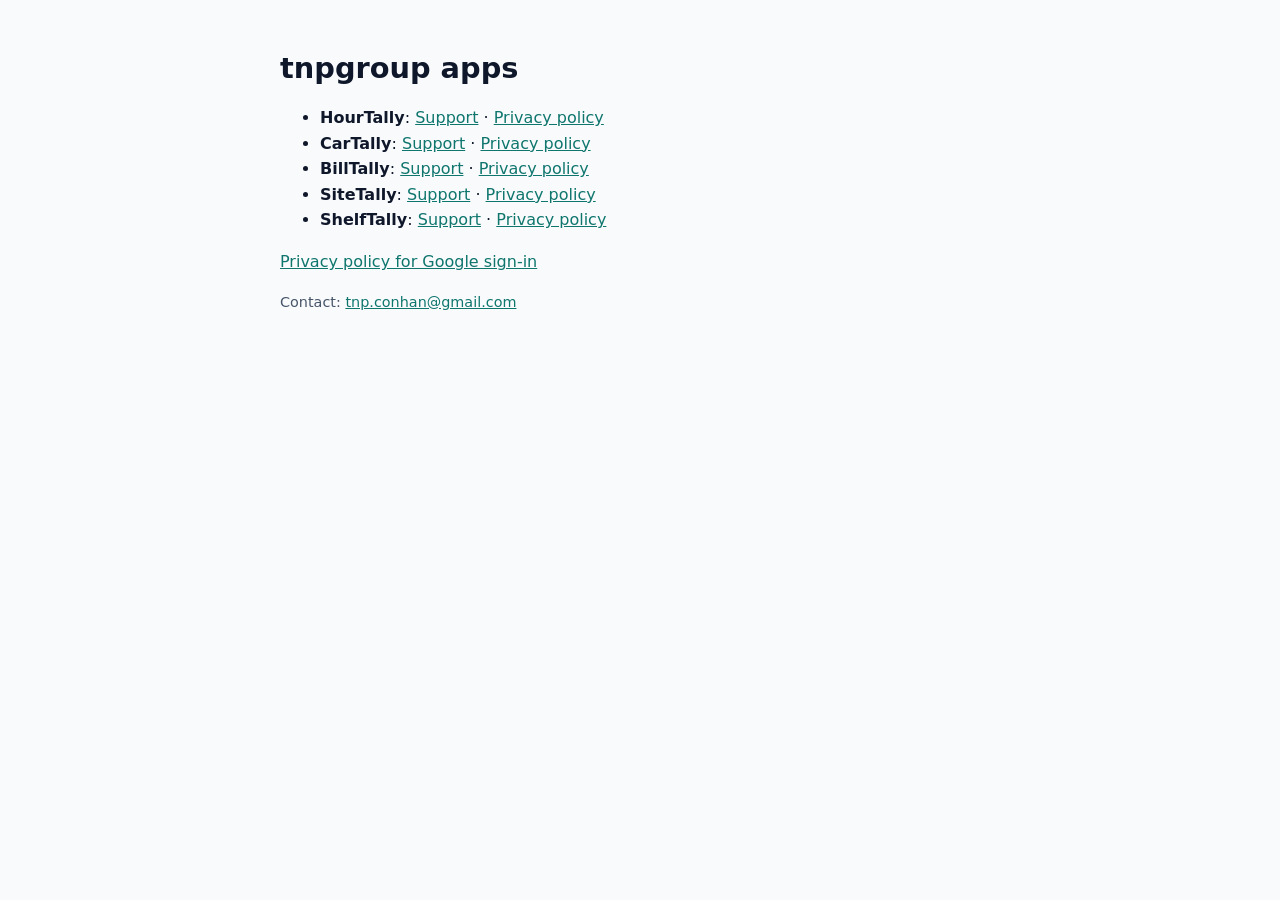
<file: index.html>
<!doctype html>
<html lang="en">
<head>
<meta charset="utf-8">
<meta name="viewport" content="width=device-width, initial-scale=1">
<title>tnpgroup apps</title>
<link rel="stylesheet" href="style.css">
</head>
<body>
<main>
<h1>tnpgroup apps</h1>
<ul>
  <li><strong>HourTally</strong>: <a href="hourtally/support.html">Support</a> · <a href="hourtally/privacy.html">Privacy policy</a></li>
  <li><strong>CarTally</strong>: <a href="cartally/support.html">Support</a> · <a href="cartally/privacy.html">Privacy policy</a></li>
  <li><strong>BillTally</strong>: <a href="billtally/support.html">Support</a> · <a href="billtally/privacy.html">Privacy policy</a></li>
  <li><strong>SiteTally</strong>: <a href="sitetally/support.html">Support</a> · <a href="sitetally/privacy.html">Privacy policy</a></li>
  <li><strong>ShelfTally</strong>: <a href="shelftally/support.html">Support</a> · <a href="shelftally/privacy.html">Privacy policy</a></li>
</ul>
<p><a href="privacy.html">Privacy policy for Google sign-in</a></p>
<p class="meta">Contact: <a href="mailto:tnp.conhan@gmail.com">tnp.conhan@gmail.com</a></p>
</main>
</body>
</html>
</file>
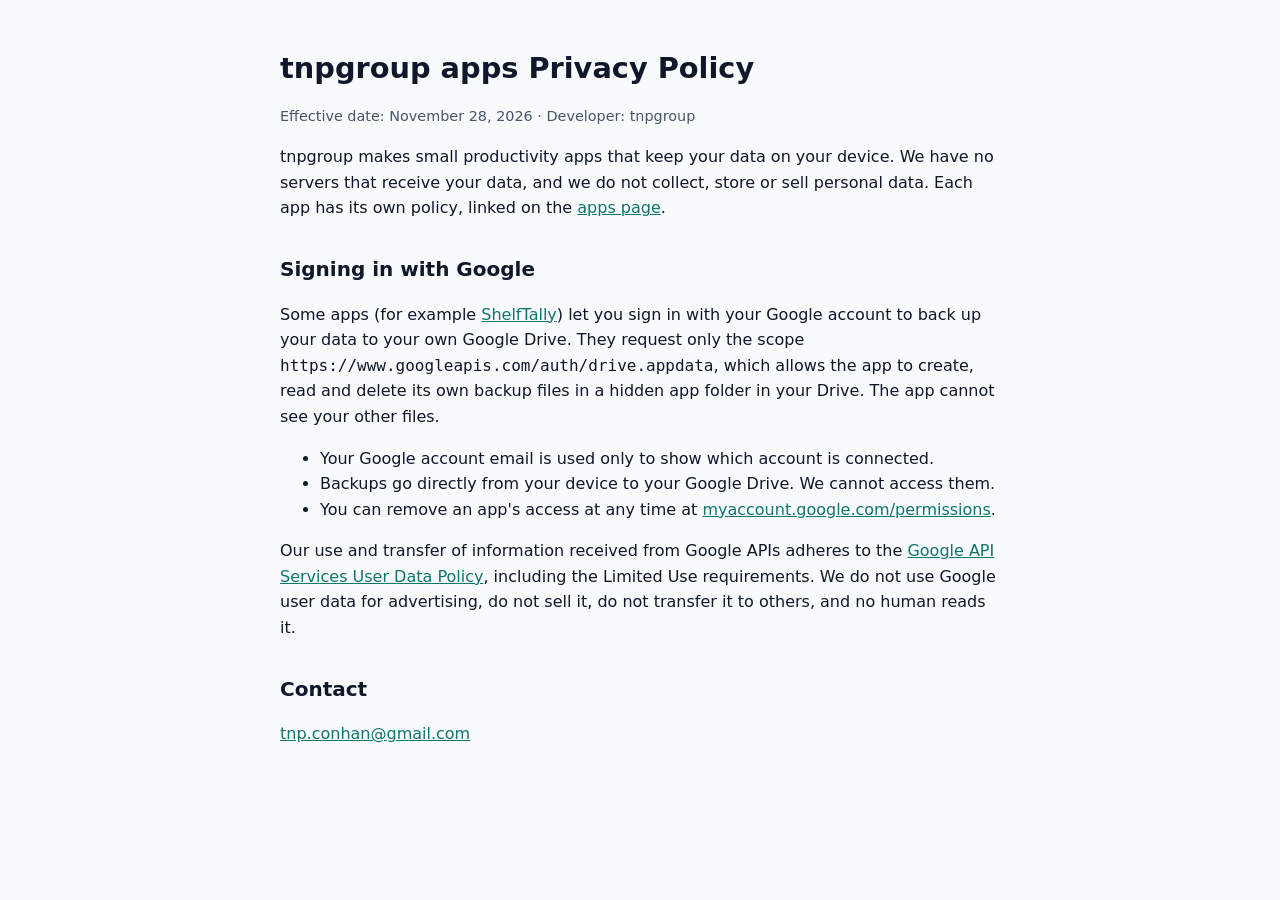
<file: privacy.html>
<!doctype html>
<html lang="en">
<head>
<meta charset="utf-8">
<meta name="viewport" content="width=device-width, initial-scale=1">
<title>tnpgroup apps Privacy Policy</title>
<link rel="stylesheet" href="style.css">
</head>
<body>
<main>
<h1>tnpgroup apps Privacy Policy</h1>
<p class="meta">Effective date: November 28, 2026 · Developer: tnpgroup</p>

<p>tnpgroup makes small productivity apps that keep your data on your device. We have no servers that receive your data, and we do not collect, store or sell personal data. Each app has its own policy, linked on the <a href="index.html">apps page</a>.</p>

<h2>Signing in with Google</h2>
<p>Some apps (for example <a href="shelftally/privacy.html">ShelfTally</a>) let you sign in with your Google account to back up your data to your own Google Drive. They request only the scope <code>https://www.googleapis.com/auth/drive.appdata</code>, which allows the app to create, read and delete its own backup files in a hidden app folder in your Drive. The app cannot see your other files.</p>
<ul>
  <li>Your Google account email is used only to show which account is connected.</li>
  <li>Backups go directly from your device to your Google Drive. We cannot access them.</li>
  <li>You can remove an app's access at any time at <a href="https://myaccount.google.com/permissions">myaccount.google.com/permissions</a>.</li>
</ul>
<p>Our use and transfer of information received from Google APIs adheres to the <a href="https://developers.google.com/terms/api-services-user-data-policy">Google API Services User Data Policy</a>, including the Limited Use requirements. We do not use Google user data for advertising, do not sell it, do not transfer it to others, and no human reads it.</p>

<h2>Contact</h2>
<p><a href="mailto:tnp.conhan@gmail.com">tnp.conhan@gmail.com</a></p>
</main>
</body>
</html>
</file>
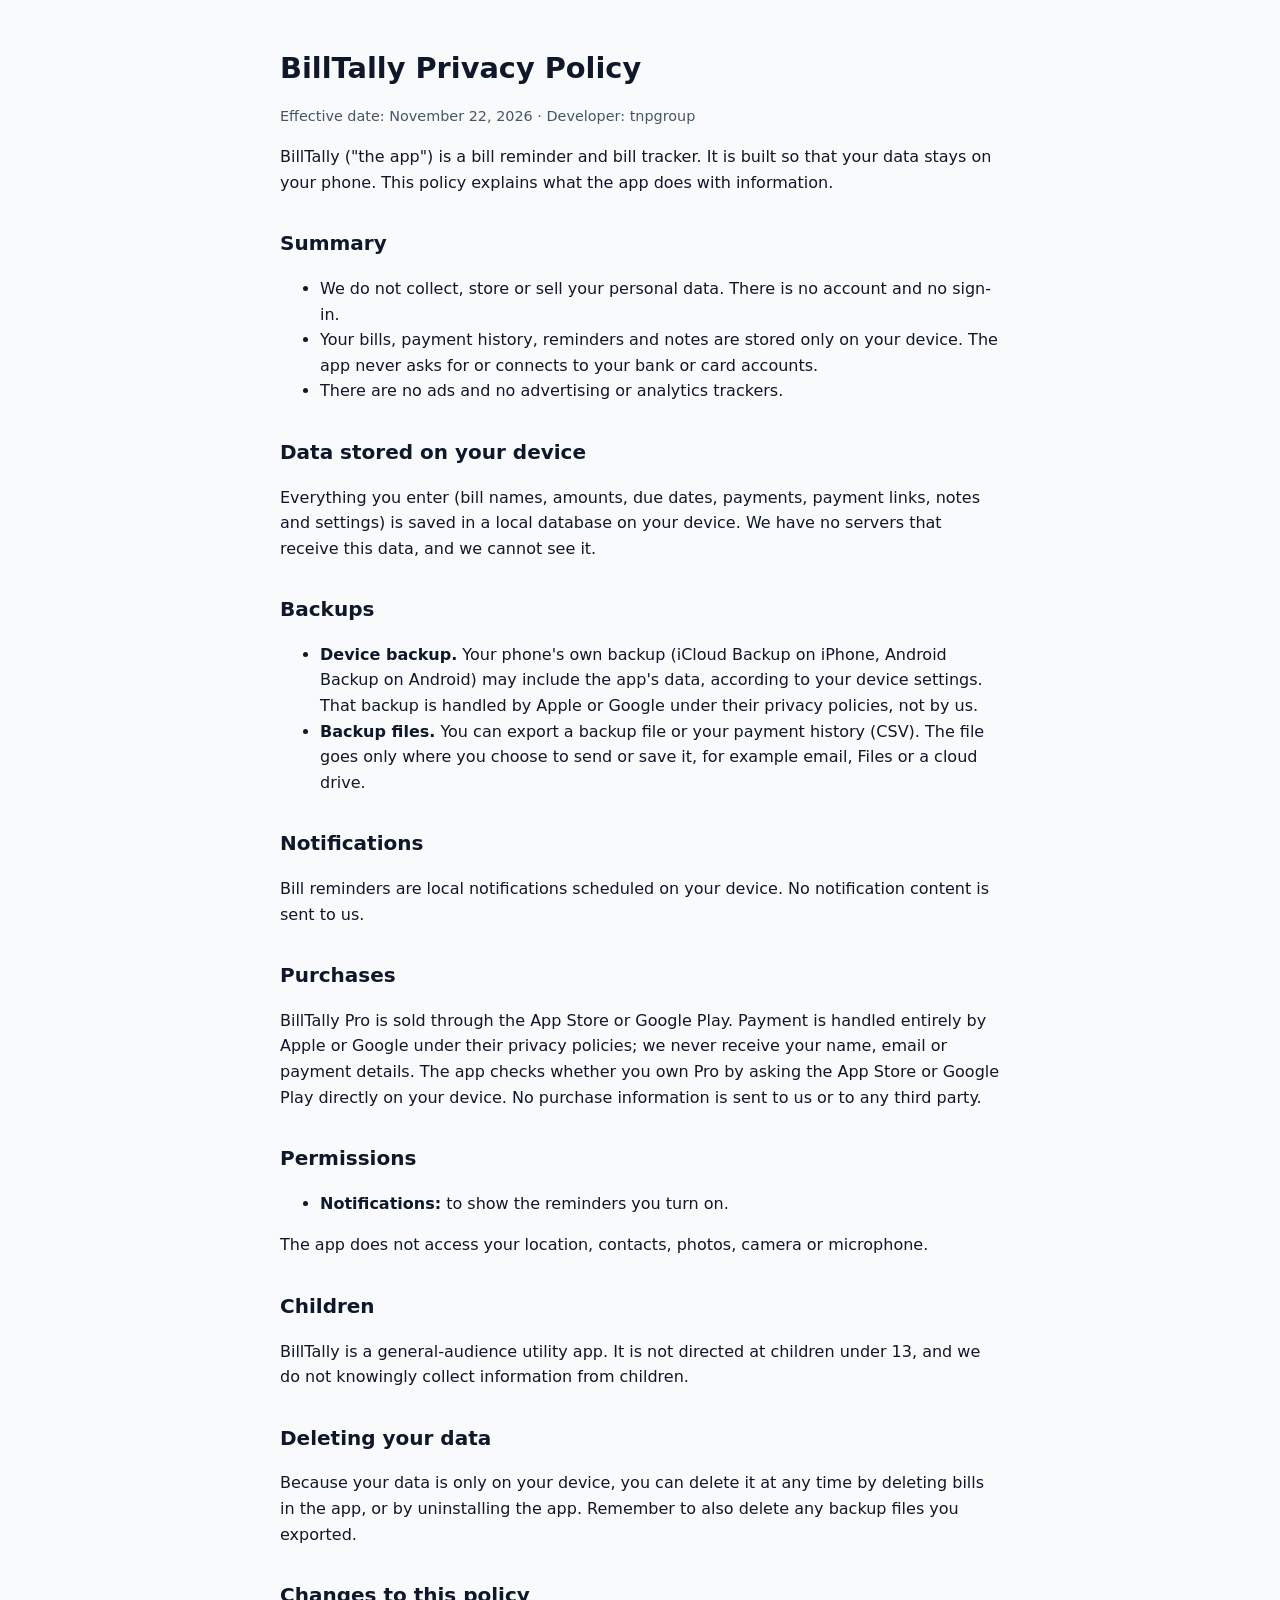
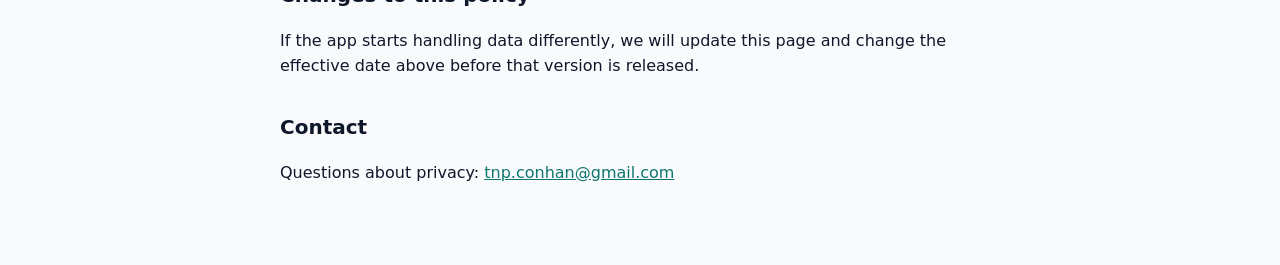
<file: billtally/privacy.html>
<!doctype html>
<html lang="en">
<head>
<meta charset="utf-8">
<meta name="viewport" content="width=device-width, initial-scale=1">
<title>BillTally Privacy Policy</title>
<link rel="stylesheet" href="../style.css">
</head>
<body>
<main>
<h1>BillTally Privacy Policy</h1>
<p class="meta">Effective date: November 22, 2026 · Developer: tnpgroup</p>

<p>BillTally ("the app") is a bill reminder and bill tracker. It is built so that your data stays on your phone. This policy explains what the app does with information.</p>

<h2>Summary</h2>
<ul>
  <li>We do not collect, store or sell your personal data. There is no account and no sign-in.</li>
  <li>Your bills, payment history, reminders and notes are stored only on your device. The app never asks for or connects to your bank or card accounts.</li>
  <li>There are no ads and no advertising or analytics trackers.</li>
</ul>

<h2>Data stored on your device</h2>
<p>Everything you enter (bill names, amounts, due dates, payments, payment links, notes and settings) is saved in a local database on your device. We have no servers that receive this data, and we cannot see it.</p>

<h2>Backups</h2>
<ul>
  <li><strong>Device backup.</strong> Your phone's own backup (iCloud Backup on iPhone, Android Backup on Android) may include the app's data, according to your device settings. That backup is handled by Apple or Google under their privacy policies, not by us.</li>
  <li><strong>Backup files.</strong> You can export a backup file or your payment history (CSV). The file goes only where you choose to send or save it, for example email, Files or a cloud drive.</li>
</ul>

<h2>Notifications</h2>
<p>Bill reminders are local notifications scheduled on your device. No notification content is sent to us.</p>

<h2>Purchases</h2>
<p>BillTally Pro is sold through the App Store or Google Play. Payment is handled entirely by Apple or Google under their privacy policies; we never receive your name, email or payment details. The app checks whether you own Pro by asking the App Store or Google Play directly on your device. No purchase information is sent to us or to any third party.</p>

<h2>Permissions</h2>
<ul>
  <li><strong>Notifications:</strong> to show the reminders you turn on.</li>
</ul>
<p>The app does not access your location, contacts, photos, camera or microphone.</p>

<h2>Children</h2>
<p>BillTally is a general-audience utility app. It is not directed at children under 13, and we do not knowingly collect information from children.</p>

<h2>Deleting your data</h2>
<p>Because your data is only on your device, you can delete it at any time by deleting bills in the app, or by uninstalling the app. Remember to also delete any backup files you exported.</p>

<h2>Changes to this policy</h2>
<p>If the app starts handling data differently, we will update this page and change the effective date above before that version is released.</p>

<h2>Contact</h2>
<p>Questions about privacy: <a href="mailto:tnp.conhan@gmail.com">tnp.conhan@gmail.com</a></p>
</main>
</body>
</html>
</file>
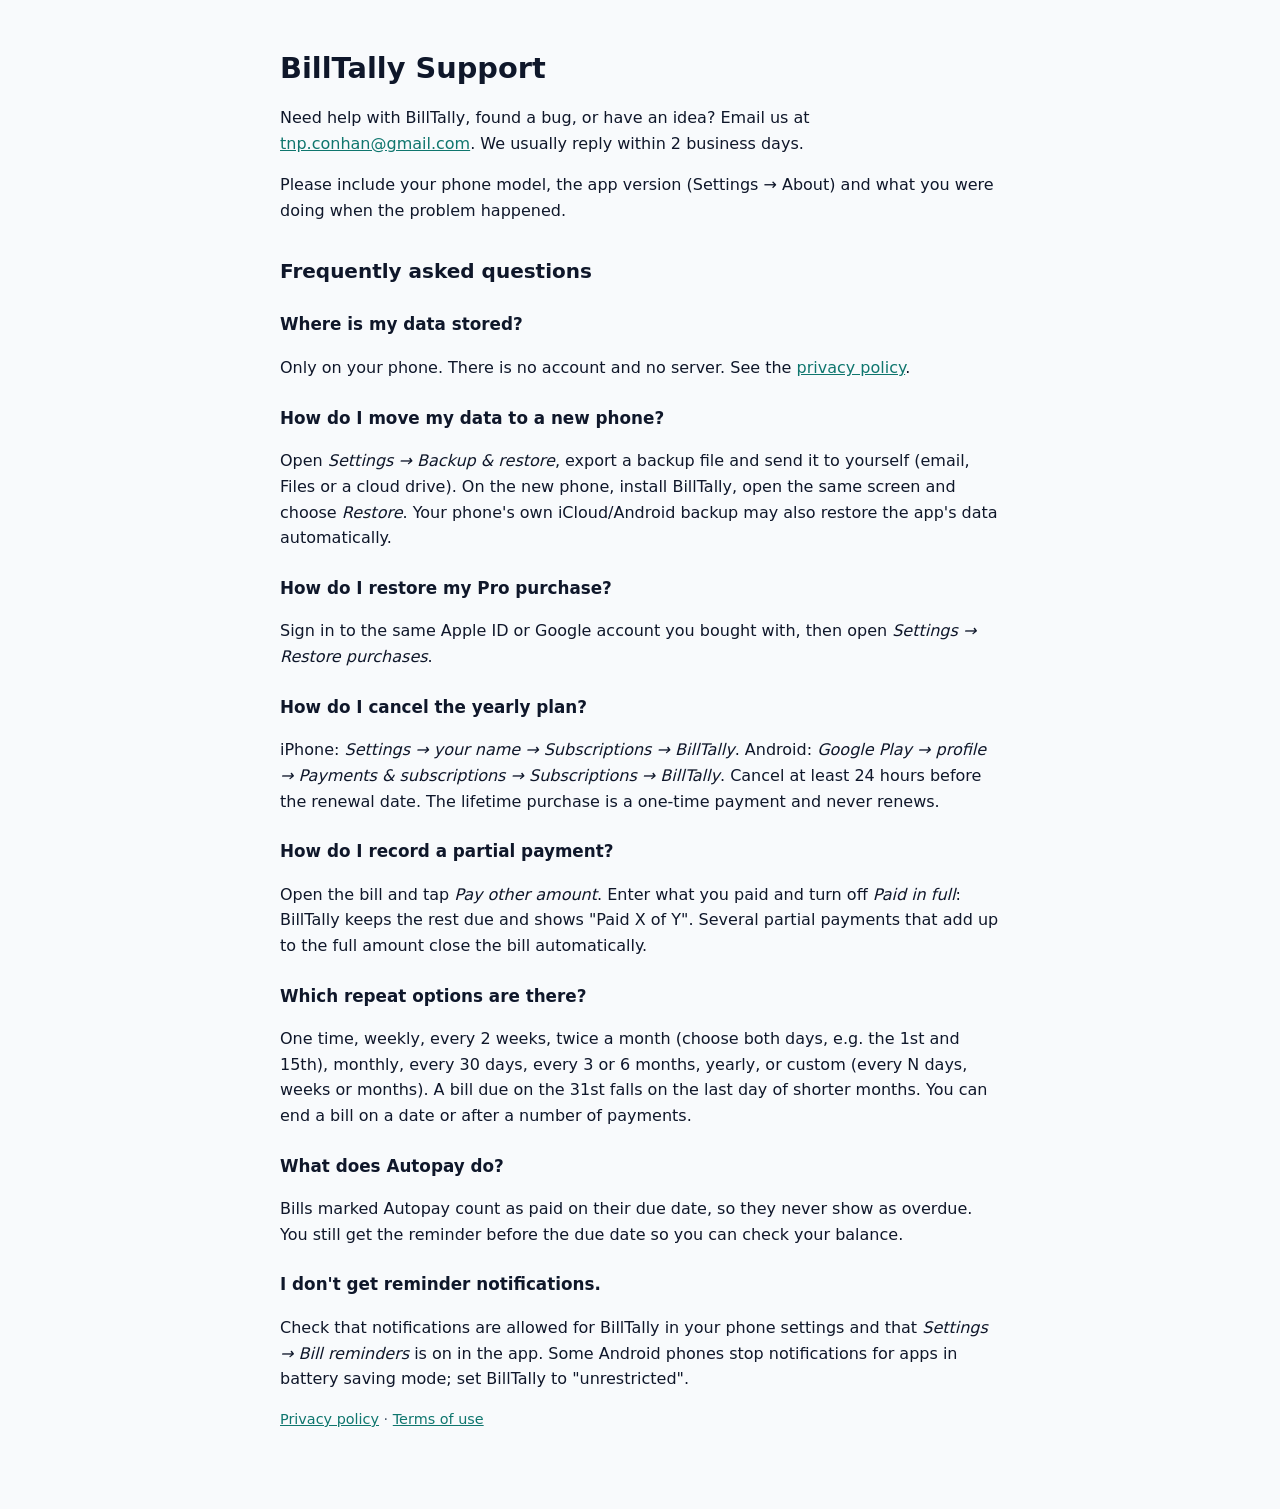
<file: billtally/support.html>
<!doctype html>
<html lang="en">
<head>
<meta charset="utf-8">
<meta name="viewport" content="width=device-width, initial-scale=1">
<title>BillTally Support</title>
<link rel="stylesheet" href="../style.css">
</head>
<body>
<main>
<h1>BillTally Support</h1>
<p>Need help with BillTally, found a bug, or have an idea? Email us at <a href="mailto:tnp.conhan@gmail.com?subject=BillTally">tnp.conhan@gmail.com</a>. We usually reply within 2 business days.</p>
<p>Please include your phone model, the app version (Settings → About) and what you were doing when the problem happened.</p>

<h2>Frequently asked questions</h2>

<h3>Where is my data stored?</h3>
<p>Only on your phone. There is no account and no server. See the <a href="privacy.html">privacy policy</a>.</p>

<h3>How do I move my data to a new phone?</h3>
<p>Open <em>Settings → Backup &amp; restore</em>, export a backup file and send it to yourself (email, Files or a cloud drive). On the new phone, install BillTally, open the same screen and choose <em>Restore</em>. Your phone's own iCloud/Android backup may also restore the app's data automatically.</p>

<h3>How do I restore my Pro purchase?</h3>
<p>Sign in to the same Apple ID or Google account you bought with, then open <em>Settings → Restore purchases</em>.</p>

<h3>How do I cancel the yearly plan?</h3>
<p>iPhone: <em>Settings → your name → Subscriptions → BillTally</em>. Android: <em>Google Play → profile → Payments &amp; subscriptions → Subscriptions → BillTally</em>. Cancel at least 24 hours before the renewal date. The lifetime purchase is a one-time payment and never renews.</p>

<h3>How do I record a partial payment?</h3>
<p>Open the bill and tap <em>Pay other amount</em>. Enter what you paid and turn off <em>Paid in full</em>: BillTally keeps the rest due and shows "Paid X of Y". Several partial payments that add up to the full amount close the bill automatically.</p>

<h3>Which repeat options are there?</h3>
<p>One time, weekly, every 2 weeks, twice a month (choose both days, e.g. the 1st and 15th), monthly, every 30 days, every 3 or 6 months, yearly, or custom (every N days, weeks or months). A bill due on the 31st falls on the last day of shorter months. You can end a bill on a date or after a number of payments.</p>

<h3>What does Autopay do?</h3>
<p>Bills marked Autopay count as paid on their due date, so they never show as overdue. You still get the reminder before the due date so you can check your balance.</p>

<h3>I don't get reminder notifications.</h3>
<p>Check that notifications are allowed for BillTally in your phone settings and that <em>Settings → Bill reminders</em> is on in the app. Some Android phones stop notifications for apps in battery saving mode; set BillTally to "unrestricted".</p>

<p class="meta"><a href="privacy.html">Privacy policy</a> · <a href="https://www.apple.com/legal/internet-services/itunes/dev/stdeula/">Terms of use</a></p>
</main>
</body>
</html>
</file>
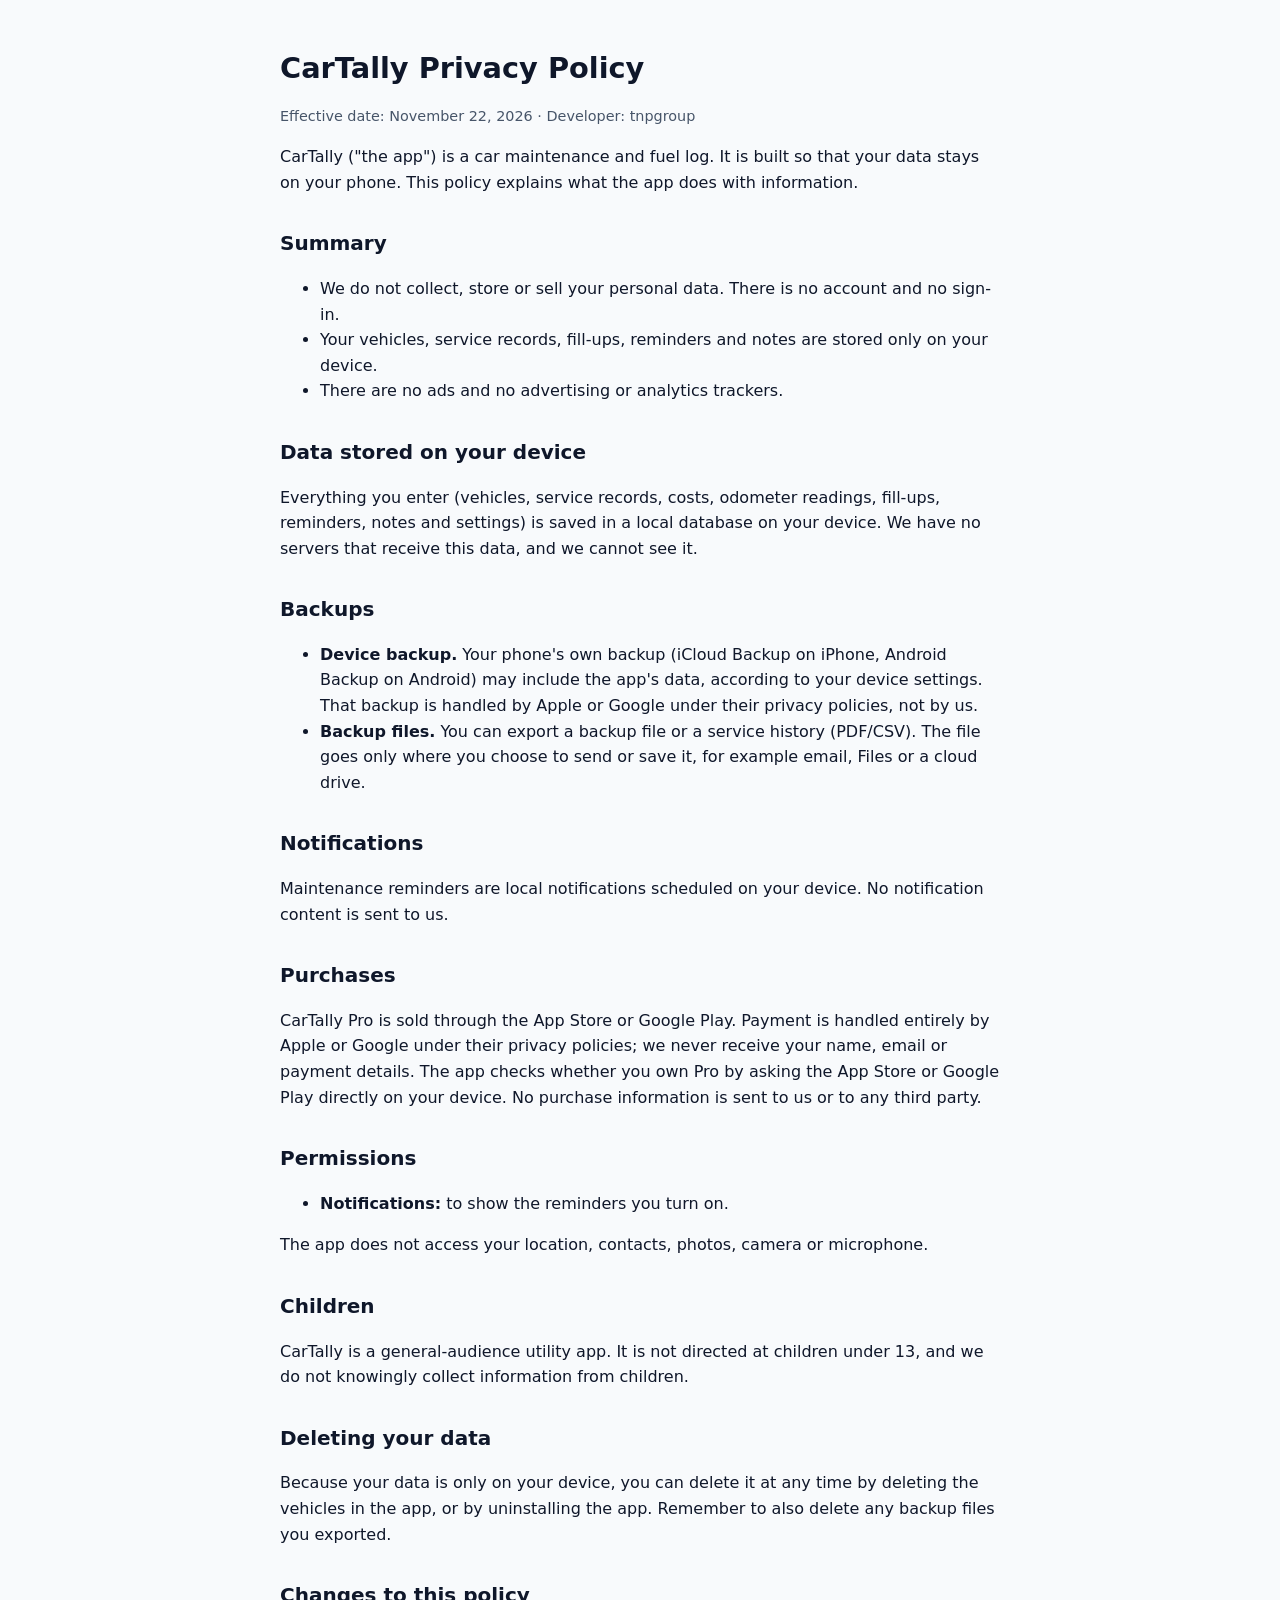
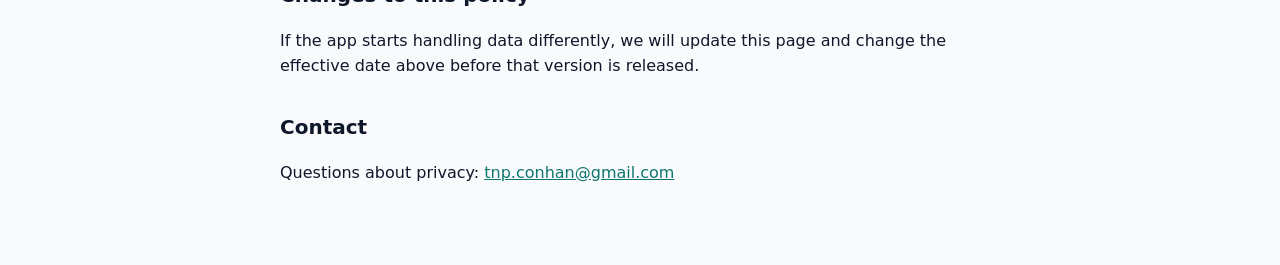
<file: cartally/privacy.html>
<!doctype html>
<html lang="en">
<head>
<meta charset="utf-8">
<meta name="viewport" content="width=device-width, initial-scale=1">
<title>CarTally Privacy Policy</title>
<link rel="stylesheet" href="../style.css">
</head>
<body>
<main>
<h1>CarTally Privacy Policy</h1>
<p class="meta">Effective date: November 22, 2026 · Developer: tnpgroup</p>

<p>CarTally ("the app") is a car maintenance and fuel log. It is built so that your data stays on your phone. This policy explains what the app does with information.</p>

<h2>Summary</h2>
<ul>
  <li>We do not collect, store or sell your personal data. There is no account and no sign-in.</li>
  <li>Your vehicles, service records, fill-ups, reminders and notes are stored only on your device.</li>
  <li>There are no ads and no advertising or analytics trackers.</li>
</ul>

<h2>Data stored on your device</h2>
<p>Everything you enter (vehicles, service records, costs, odometer readings, fill-ups, reminders, notes and settings) is saved in a local database on your device. We have no servers that receive this data, and we cannot see it.</p>

<h2>Backups</h2>
<ul>
  <li><strong>Device backup.</strong> Your phone's own backup (iCloud Backup on iPhone, Android Backup on Android) may include the app's data, according to your device settings. That backup is handled by Apple or Google under their privacy policies, not by us.</li>
  <li><strong>Backup files.</strong> You can export a backup file or a service history (PDF/CSV). The file goes only where you choose to send or save it, for example email, Files or a cloud drive.</li>
</ul>

<h2>Notifications</h2>
<p>Maintenance reminders are local notifications scheduled on your device. No notification content is sent to us.</p>

<h2>Purchases</h2>
<p>CarTally Pro is sold through the App Store or Google Play. Payment is handled entirely by Apple or Google under their privacy policies; we never receive your name, email or payment details. The app checks whether you own Pro by asking the App Store or Google Play directly on your device. No purchase information is sent to us or to any third party.</p>

<h2>Permissions</h2>
<ul>
  <li><strong>Notifications:</strong> to show the reminders you turn on.</li>
</ul>
<p>The app does not access your location, contacts, photos, camera or microphone.</p>

<h2>Children</h2>
<p>CarTally is a general-audience utility app. It is not directed at children under 13, and we do not knowingly collect information from children.</p>

<h2>Deleting your data</h2>
<p>Because your data is only on your device, you can delete it at any time by deleting the vehicles in the app, or by uninstalling the app. Remember to also delete any backup files you exported.</p>

<h2>Changes to this policy</h2>
<p>If the app starts handling data differently, we will update this page and change the effective date above before that version is released.</p>

<h2>Contact</h2>
<p>Questions about privacy: <a href="mailto:tnp.conhan@gmail.com">tnp.conhan@gmail.com</a></p>
</main>
</body>
</html>
</file>
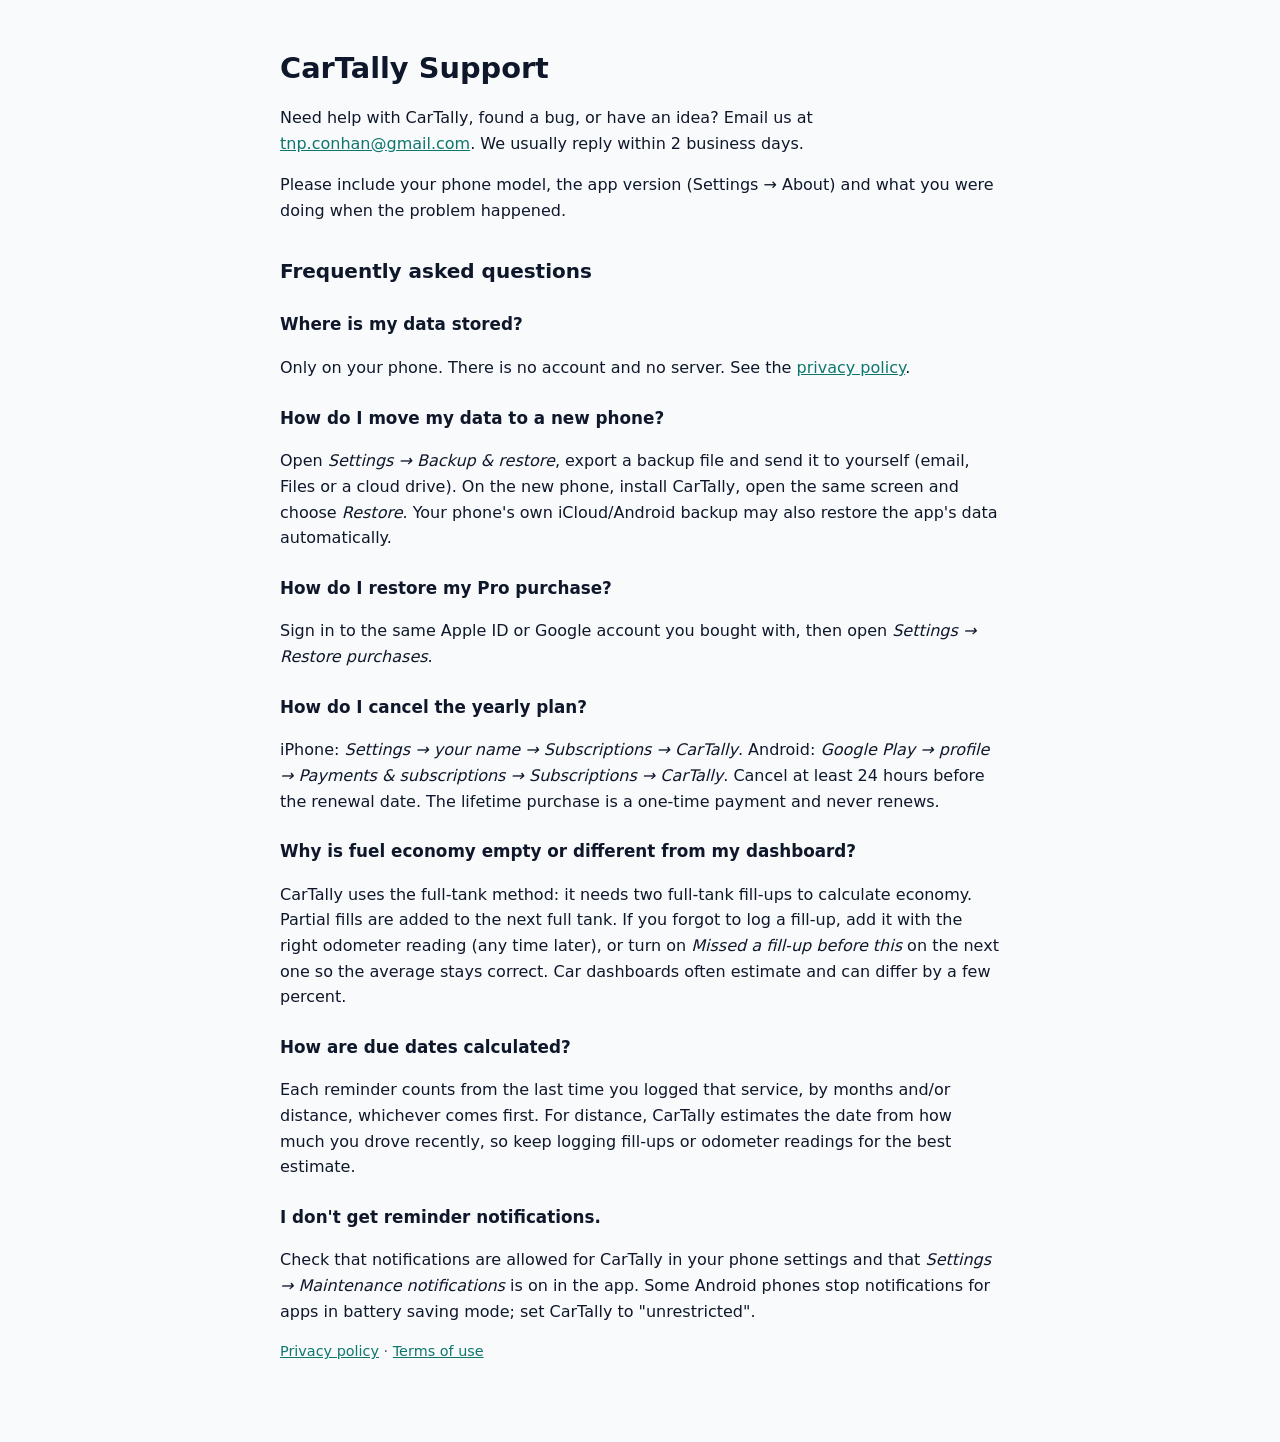
<file: cartally/support.html>
<!doctype html>
<html lang="en">
<head>
<meta charset="utf-8">
<meta name="viewport" content="width=device-width, initial-scale=1">
<title>CarTally Support</title>
<link rel="stylesheet" href="../style.css">
</head>
<body>
<main>
<h1>CarTally Support</h1>
<p>Need help with CarTally, found a bug, or have an idea? Email us at <a href="mailto:tnp.conhan@gmail.com?subject=CarTally">tnp.conhan@gmail.com</a>. We usually reply within 2 business days.</p>
<p>Please include your phone model, the app version (Settings → About) and what you were doing when the problem happened.</p>

<h2>Frequently asked questions</h2>

<h3>Where is my data stored?</h3>
<p>Only on your phone. There is no account and no server. See the <a href="privacy.html">privacy policy</a>.</p>

<h3>How do I move my data to a new phone?</h3>
<p>Open <em>Settings → Backup &amp; restore</em>, export a backup file and send it to yourself (email, Files or a cloud drive). On the new phone, install CarTally, open the same screen and choose <em>Restore</em>. Your phone's own iCloud/Android backup may also restore the app's data automatically.</p>

<h3>How do I restore my Pro purchase?</h3>
<p>Sign in to the same Apple ID or Google account you bought with, then open <em>Settings → Restore purchases</em>.</p>

<h3>How do I cancel the yearly plan?</h3>
<p>iPhone: <em>Settings → your name → Subscriptions → CarTally</em>. Android: <em>Google Play → profile → Payments &amp; subscriptions → Subscriptions → CarTally</em>. Cancel at least 24 hours before the renewal date. The lifetime purchase is a one-time payment and never renews.</p>

<h3>Why is fuel economy empty or different from my dashboard?</h3>
<p>CarTally uses the full-tank method: it needs two full-tank fill-ups to calculate economy. Partial fills are added to the next full tank. If you forgot to log a fill-up, add it with the right odometer reading (any time later), or turn on <em>Missed a fill-up before this</em> on the next one so the average stays correct. Car dashboards often estimate and can differ by a few percent.</p>

<h3>How are due dates calculated?</h3>
<p>Each reminder counts from the last time you logged that service, by months and/or distance, whichever comes first. For distance, CarTally estimates the date from how much you drove recently, so keep logging fill-ups or odometer readings for the best estimate.</p>

<h3>I don't get reminder notifications.</h3>
<p>Check that notifications are allowed for CarTally in your phone settings and that <em>Settings → Maintenance notifications</em> is on in the app. Some Android phones stop notifications for apps in battery saving mode; set CarTally to "unrestricted".</p>

<p class="meta"><a href="privacy.html">Privacy policy</a> · <a href="https://www.apple.com/legal/internet-services/itunes/dev/stdeula/">Terms of use</a></p>
</main>
</body>
</html>
</file>
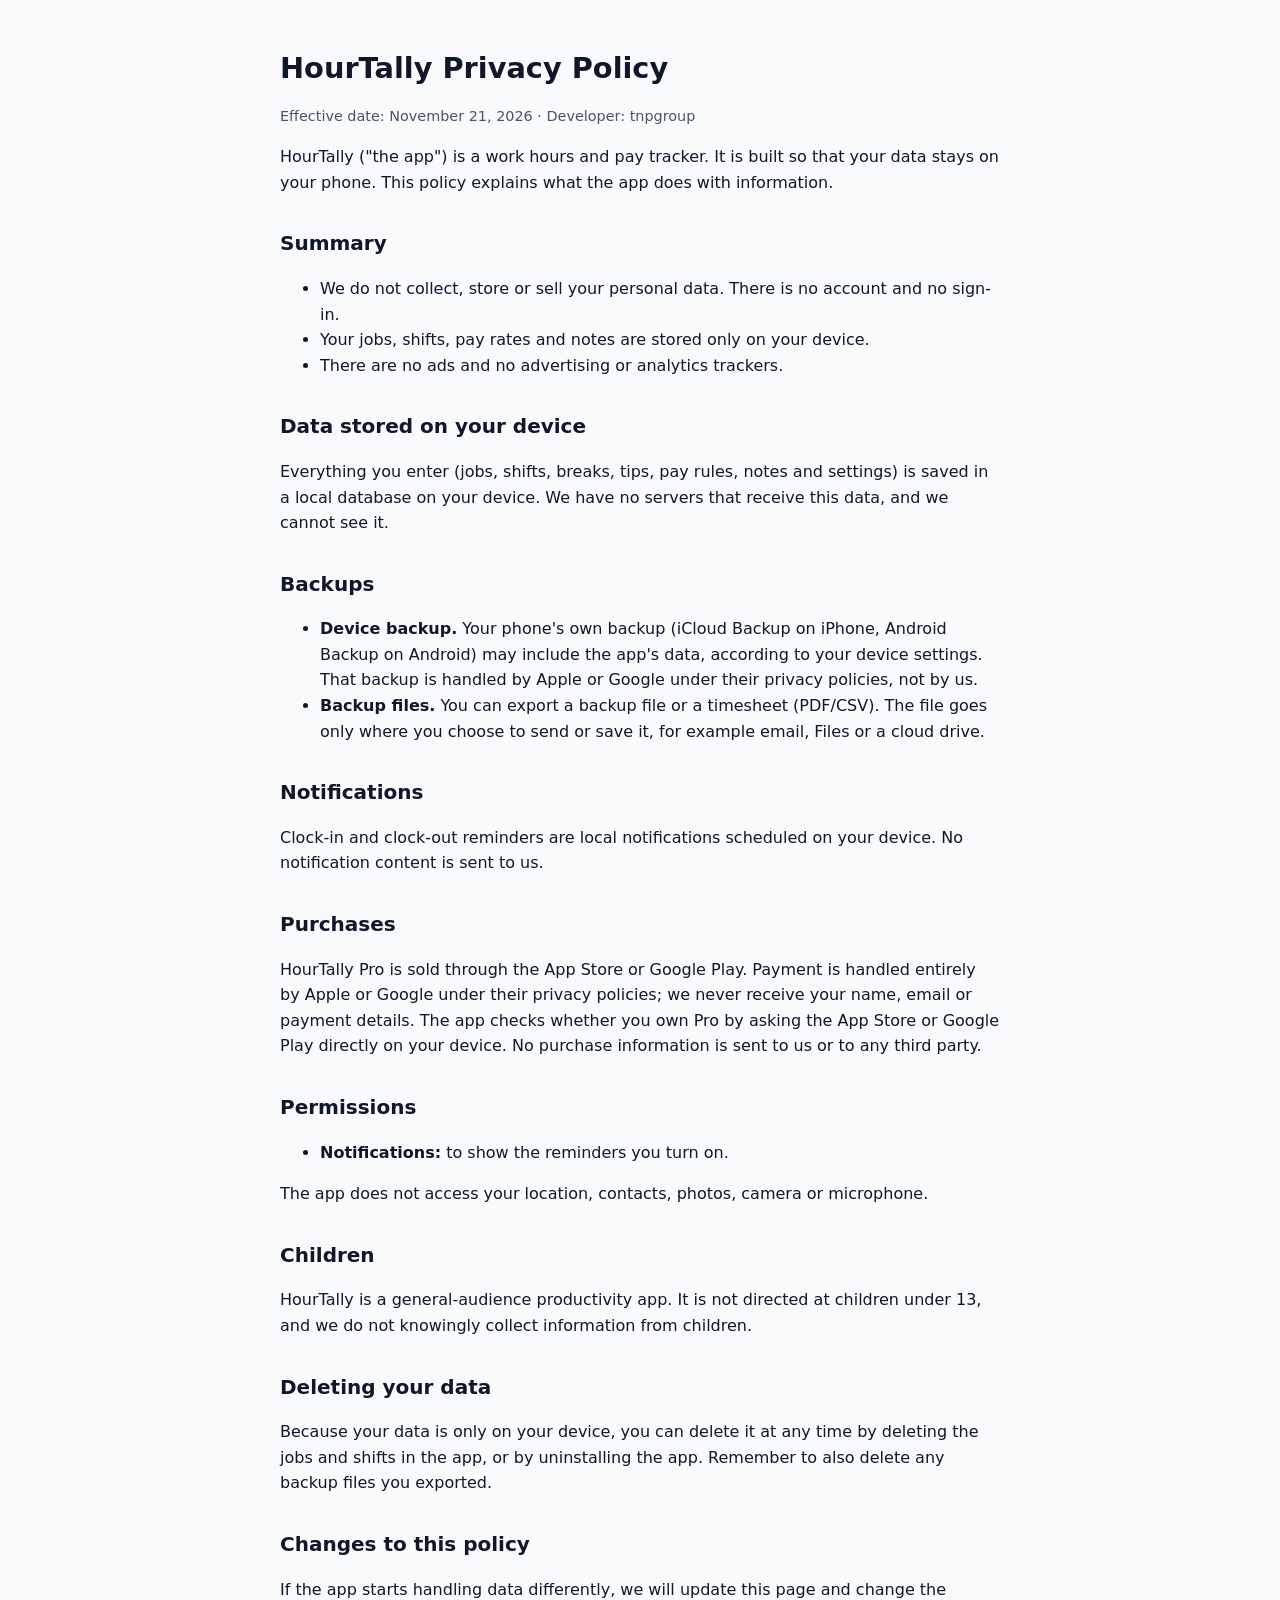
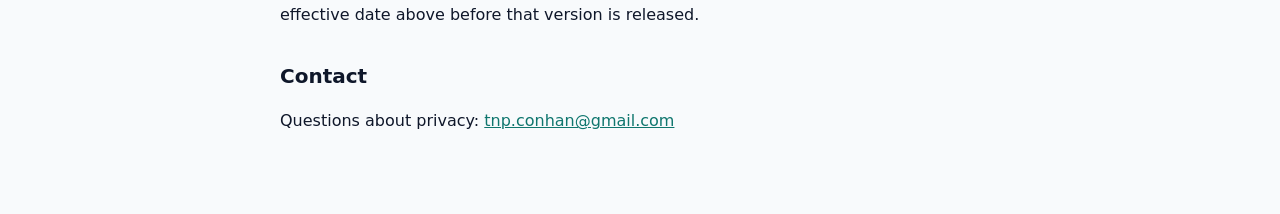
<file: hourtally/privacy.html>
<!doctype html>
<html lang="en">
<head>
<meta charset="utf-8">
<meta name="viewport" content="width=device-width, initial-scale=1">
<title>HourTally Privacy Policy</title>
<link rel="stylesheet" href="../style.css">
</head>
<body>
<main>
<h1>HourTally Privacy Policy</h1>
<p class="meta">Effective date: November 21, 2026 · Developer: tnpgroup</p>

<p>HourTally ("the app") is a work hours and pay tracker. It is built so that your data stays on your phone. This policy explains what the app does with information.</p>

<h2>Summary</h2>
<ul>
  <li>We do not collect, store or sell your personal data. There is no account and no sign-in.</li>
  <li>Your jobs, shifts, pay rates and notes are stored only on your device.</li>
  <li>There are no ads and no advertising or analytics trackers.</li>
</ul>

<h2>Data stored on your device</h2>
<p>Everything you enter (jobs, shifts, breaks, tips, pay rules, notes and settings) is saved in a local database on your device. We have no servers that receive this data, and we cannot see it.</p>

<h2>Backups</h2>
<ul>
  <li><strong>Device backup.</strong> Your phone's own backup (iCloud Backup on iPhone, Android Backup on Android) may include the app's data, according to your device settings. That backup is handled by Apple or Google under their privacy policies, not by us.</li>
  <li><strong>Backup files.</strong> You can export a backup file or a timesheet (PDF/CSV). The file goes only where you choose to send or save it, for example email, Files or a cloud drive.</li>
</ul>

<h2>Notifications</h2>
<p>Clock-in and clock-out reminders are local notifications scheduled on your device. No notification content is sent to us.</p>

<h2>Purchases</h2>
<p>HourTally Pro is sold through the App Store or Google Play. Payment is handled entirely by Apple or Google under their privacy policies; we never receive your name, email or payment details. The app checks whether you own Pro by asking the App Store or Google Play directly on your device. No purchase information is sent to us or to any third party.</p>

<h2>Permissions</h2>
<ul>
  <li><strong>Notifications:</strong> to show the reminders you turn on.</li>
</ul>
<p>The app does not access your location, contacts, photos, camera or microphone.</p>

<h2>Children</h2>
<p>HourTally is a general-audience productivity app. It is not directed at children under 13, and we do not knowingly collect information from children.</p>

<h2>Deleting your data</h2>
<p>Because your data is only on your device, you can delete it at any time by deleting the jobs and shifts in the app, or by uninstalling the app. Remember to also delete any backup files you exported.</p>

<h2>Changes to this policy</h2>
<p>If the app starts handling data differently, we will update this page and change the effective date above before that version is released.</p>

<h2>Contact</h2>
<p>Questions about privacy: <a href="mailto:tnp.conhan@gmail.com">tnp.conhan@gmail.com</a></p>
</main>
</body>
</html>
</file>
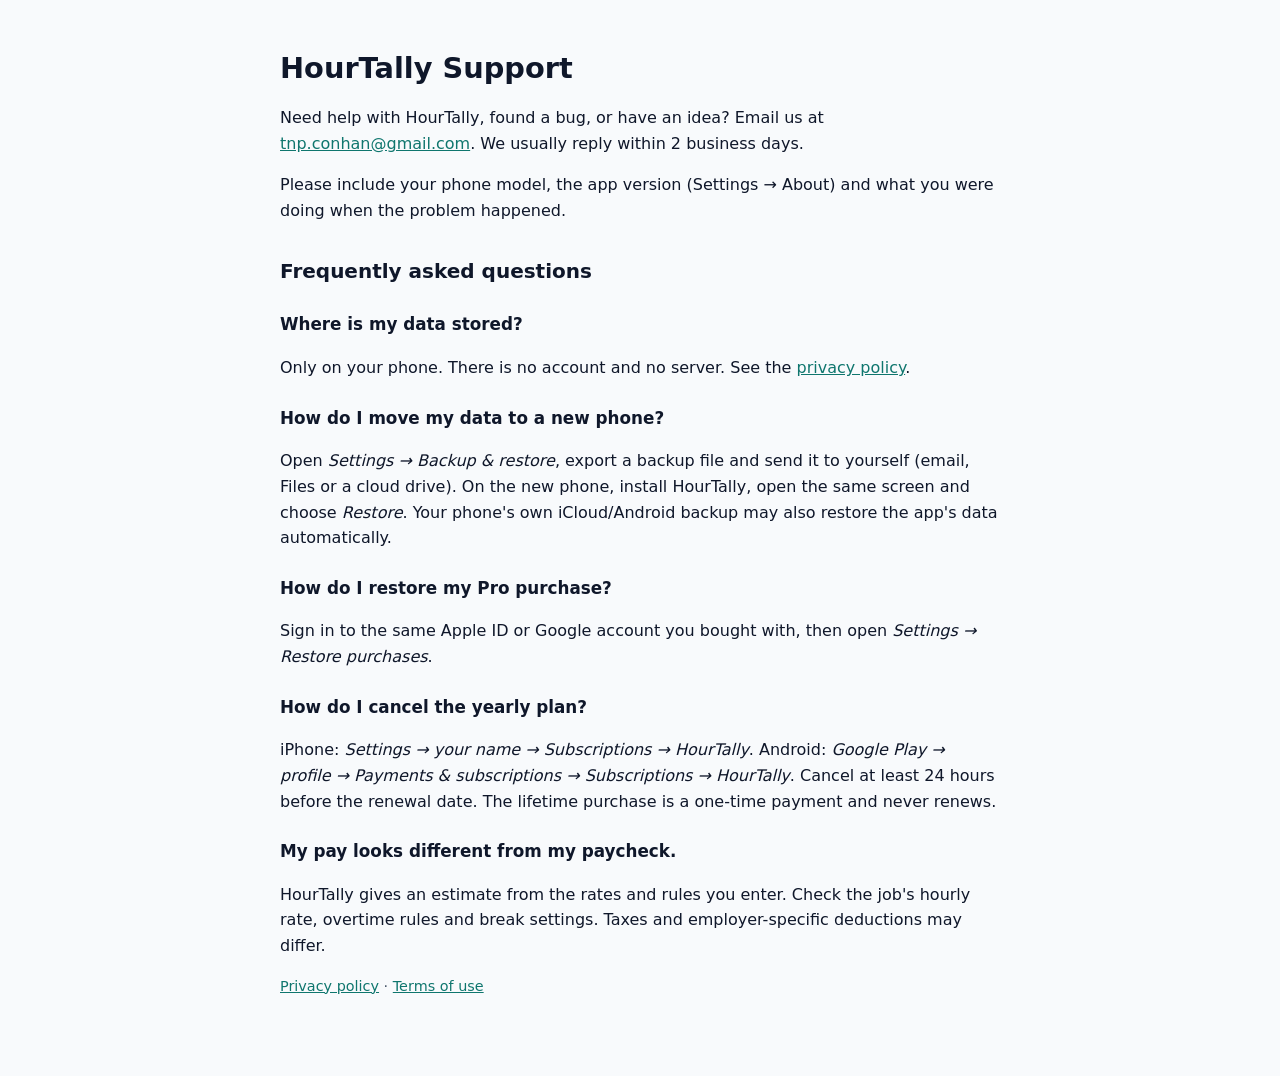
<file: hourtally/support.html>
<!doctype html>
<html lang="en">
<head>
<meta charset="utf-8">
<meta name="viewport" content="width=device-width, initial-scale=1">
<title>HourTally Support</title>
<link rel="stylesheet" href="../style.css">
</head>
<body>
<main>
<h1>HourTally Support</h1>
<p>Need help with HourTally, found a bug, or have an idea? Email us at <a href="mailto:tnp.conhan@gmail.com?subject=HourTally">tnp.conhan@gmail.com</a>. We usually reply within 2 business days.</p>
<p>Please include your phone model, the app version (Settings → About) and what you were doing when the problem happened.</p>

<h2>Frequently asked questions</h2>

<h3>Where is my data stored?</h3>
<p>Only on your phone. There is no account and no server. See the <a href="privacy.html">privacy policy</a>.</p>

<h3>How do I move my data to a new phone?</h3>
<p>Open <em>Settings → Backup &amp; restore</em>, export a backup file and send it to yourself (email, Files or a cloud drive). On the new phone, install HourTally, open the same screen and choose <em>Restore</em>. Your phone's own iCloud/Android backup may also restore the app's data automatically.</p>

<h3>How do I restore my Pro purchase?</h3>
<p>Sign in to the same Apple ID or Google account you bought with, then open <em>Settings → Restore purchases</em>.</p>

<h3>How do I cancel the yearly plan?</h3>
<p>iPhone: <em>Settings → your name → Subscriptions → HourTally</em>. Android: <em>Google Play → profile → Payments &amp; subscriptions → Subscriptions → HourTally</em>. Cancel at least 24 hours before the renewal date. The lifetime purchase is a one-time payment and never renews.</p>

<h3>My pay looks different from my paycheck.</h3>
<p>HourTally gives an estimate from the rates and rules you enter. Check the job's hourly rate, overtime rules and break settings. Taxes and employer-specific deductions may differ.</p>

<p class="meta"><a href="privacy.html">Privacy policy</a> · <a href="https://www.apple.com/legal/internet-services/itunes/dev/stdeula/">Terms of use</a></p>
</main>
</body>
</html>
</file>
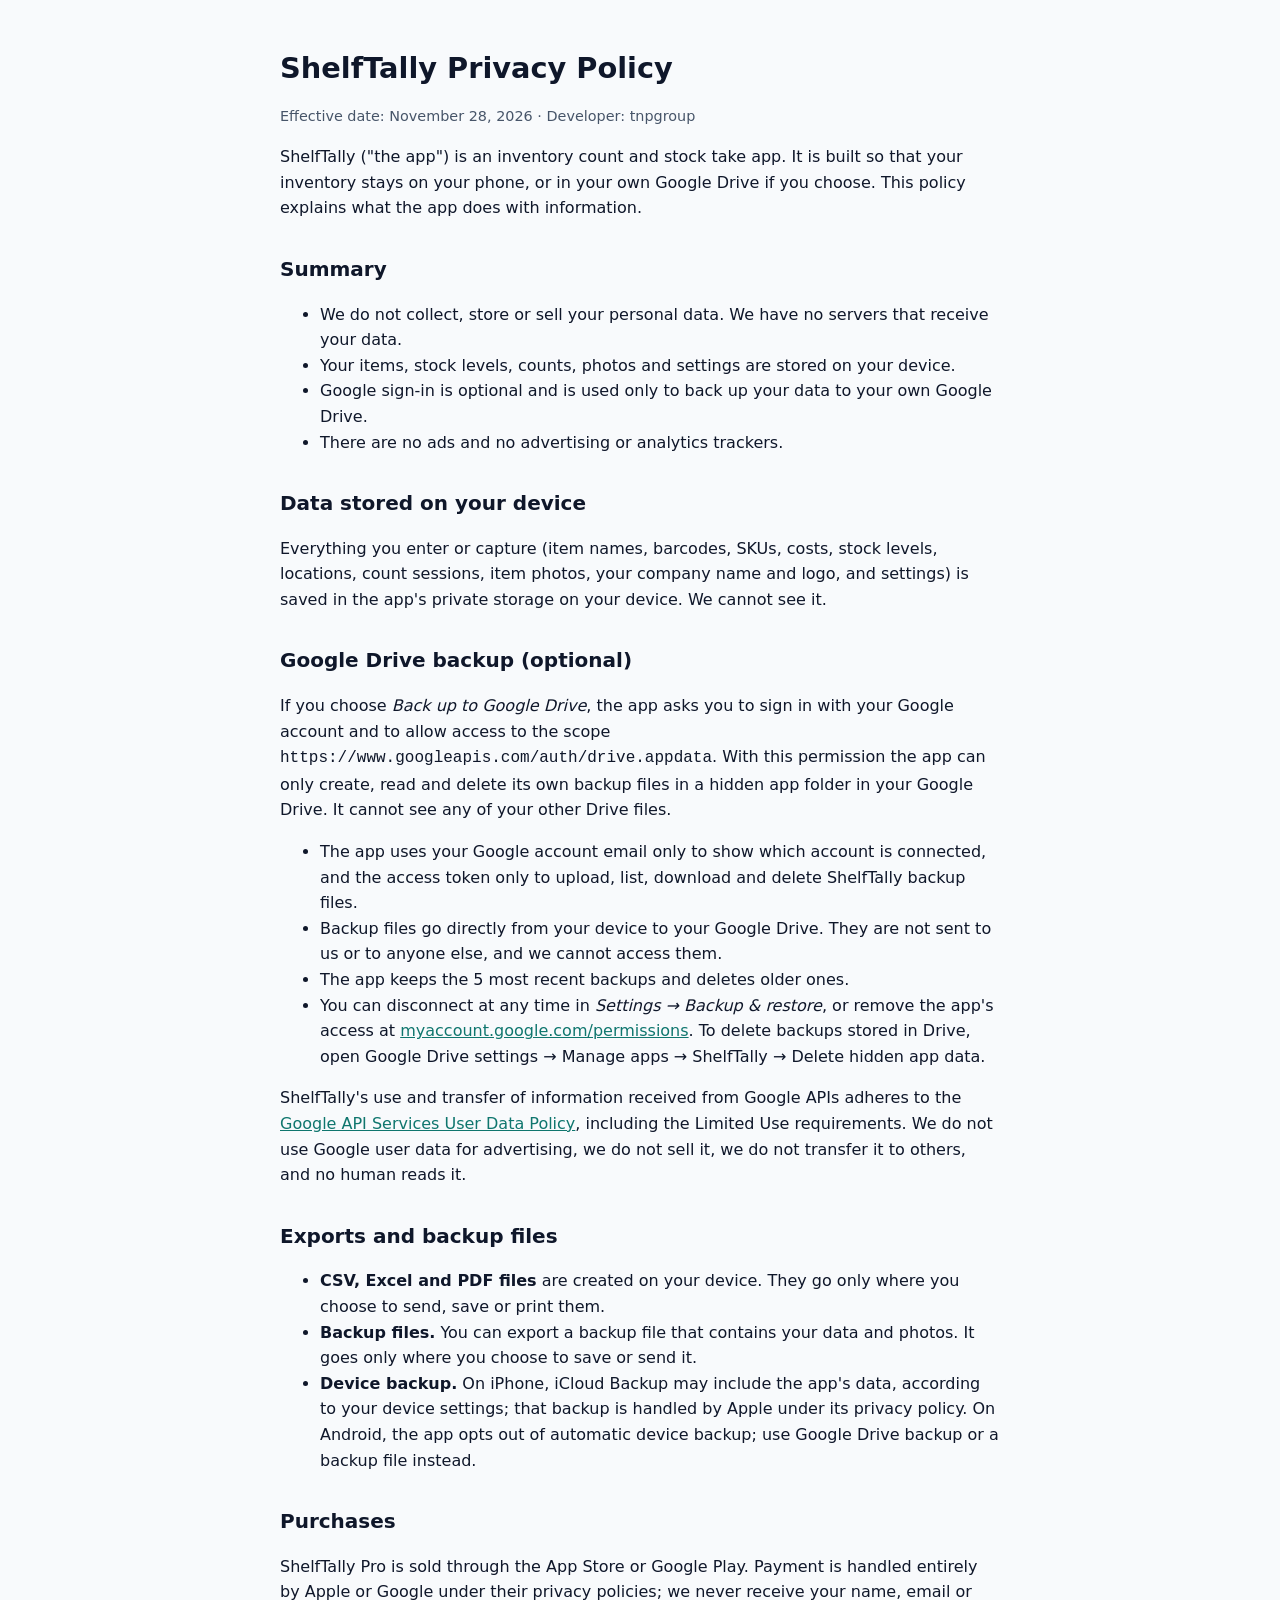
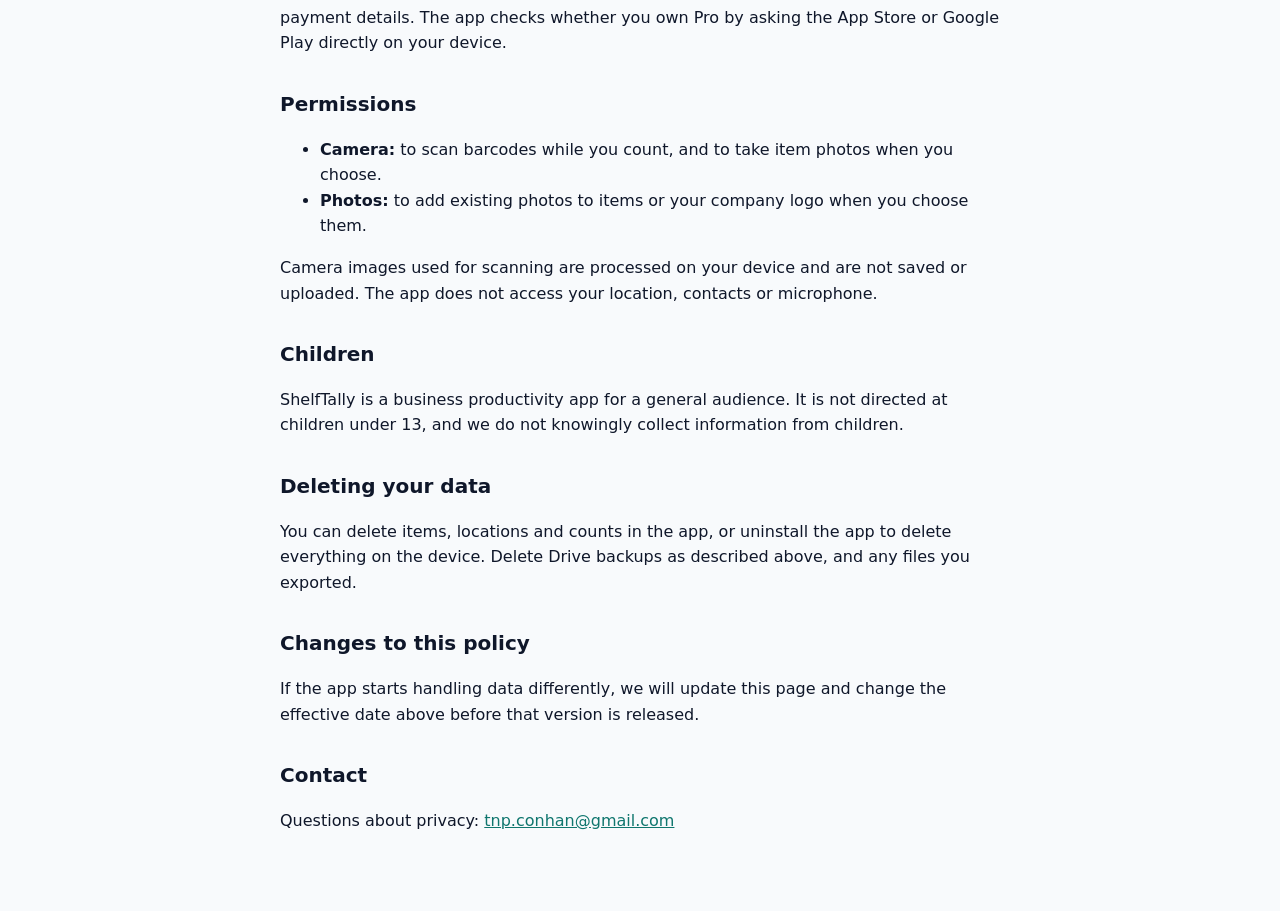
<file: shelftally/privacy.html>
<!doctype html>
<html lang="en">
<head>
<meta charset="utf-8">
<meta name="viewport" content="width=device-width, initial-scale=1">
<title>ShelfTally Privacy Policy</title>
<link rel="stylesheet" href="../style.css">
</head>
<body>
<main>
<h1>ShelfTally Privacy Policy</h1>
<p class="meta">Effective date: November 28, 2026 · Developer: tnpgroup</p>

<p>ShelfTally ("the app") is an inventory count and stock take app. It is built so that your inventory stays on your phone, or in your own Google Drive if you choose. This policy explains what the app does with information.</p>

<h2>Summary</h2>
<ul>
  <li>We do not collect, store or sell your personal data. We have no servers that receive your data.</li>
  <li>Your items, stock levels, counts, photos and settings are stored on your device.</li>
  <li>Google sign-in is optional and is used only to back up your data to your own Google Drive.</li>
  <li>There are no ads and no advertising or analytics trackers.</li>
</ul>

<h2>Data stored on your device</h2>
<p>Everything you enter or capture (item names, barcodes, SKUs, costs, stock levels, locations, count sessions, item photos, your company name and logo, and settings) is saved in the app's private storage on your device. We cannot see it.</p>

<h2>Google Drive backup (optional)</h2>
<p>If you choose <em>Back up to Google Drive</em>, the app asks you to sign in with your Google account and to allow access to the scope <code>https://www.googleapis.com/auth/drive.appdata</code>. With this permission the app can only create, read and delete its own backup files in a hidden app folder in your Google Drive. It cannot see any of your other Drive files.</p>
<ul>
  <li>The app uses your Google account email only to show which account is connected, and the access token only to upload, list, download and delete ShelfTally backup files.</li>
  <li>Backup files go directly from your device to your Google Drive. They are not sent to us or to anyone else, and we cannot access them.</li>
  <li>The app keeps the 5 most recent backups and deletes older ones.</li>
  <li>You can disconnect at any time in <em>Settings → Backup &amp; restore</em>, or remove the app's access at <a href="https://myaccount.google.com/permissions">myaccount.google.com/permissions</a>. To delete backups stored in Drive, open Google Drive settings → Manage apps → ShelfTally → Delete hidden app data.</li>
</ul>
<p>ShelfTally's use and transfer of information received from Google APIs adheres to the <a href="https://developers.google.com/terms/api-services-user-data-policy">Google API Services User Data Policy</a>, including the Limited Use requirements. We do not use Google user data for advertising, we do not sell it, we do not transfer it to others, and no human reads it.</p>

<h2>Exports and backup files</h2>
<ul>
  <li><strong>CSV, Excel and PDF files</strong> are created on your device. They go only where you choose to send, save or print them.</li>
  <li><strong>Backup files.</strong> You can export a backup file that contains your data and photos. It goes only where you choose to save or send it.</li>
  <li><strong>Device backup.</strong> On iPhone, iCloud Backup may include the app's data, according to your device settings; that backup is handled by Apple under its privacy policy. On Android, the app opts out of automatic device backup; use Google Drive backup or a backup file instead.</li>
</ul>

<h2>Purchases</h2>
<p>ShelfTally Pro is sold through the App Store or Google Play. Payment is handled entirely by Apple or Google under their privacy policies; we never receive your name, email or payment details. The app checks whether you own Pro by asking the App Store or Google Play directly on your device.</p>

<h2>Permissions</h2>
<ul>
  <li><strong>Camera:</strong> to scan barcodes while you count, and to take item photos when you choose.</li>
  <li><strong>Photos:</strong> to add existing photos to items or your company logo when you choose them.</li>
</ul>
<p>Camera images used for scanning are processed on your device and are not saved or uploaded. The app does not access your location, contacts or microphone.</p>

<h2>Children</h2>
<p>ShelfTally is a business productivity app for a general audience. It is not directed at children under 13, and we do not knowingly collect information from children.</p>

<h2>Deleting your data</h2>
<p>You can delete items, locations and counts in the app, or uninstall the app to delete everything on the device. Delete Drive backups as described above, and any files you exported.</p>

<h2>Changes to this policy</h2>
<p>If the app starts handling data differently, we will update this page and change the effective date above before that version is released.</p>

<h2>Contact</h2>
<p>Questions about privacy: <a href="mailto:tnp.conhan@gmail.com">tnp.conhan@gmail.com</a></p>
</main>
</body>
</html>
</file>
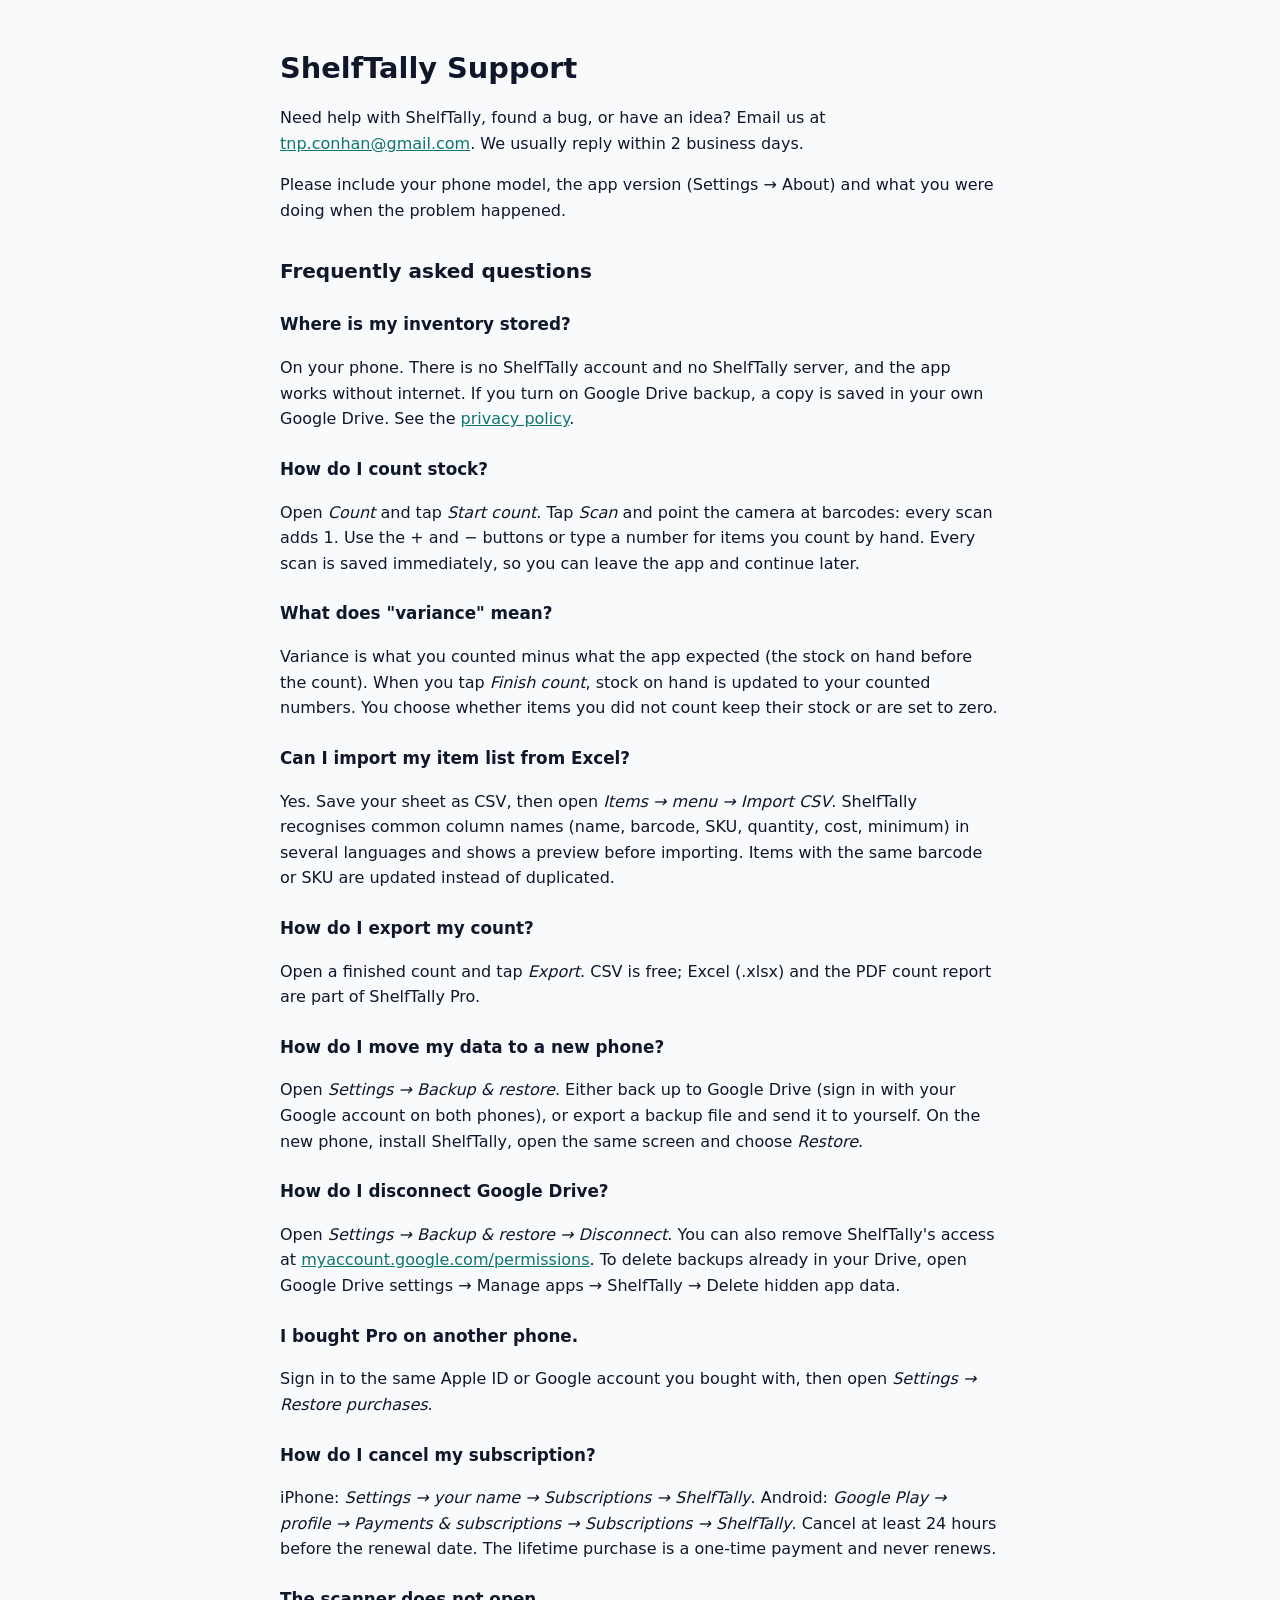
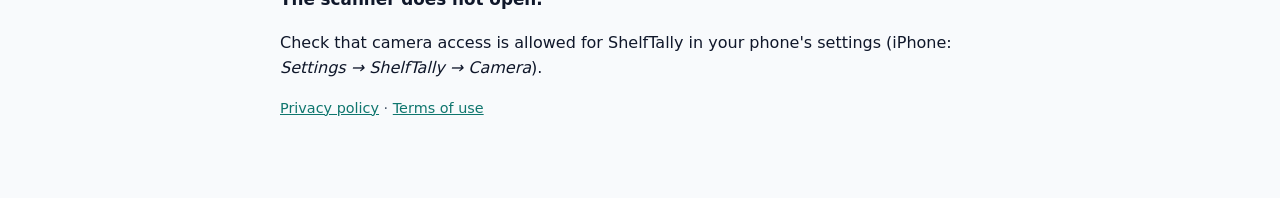
<file: shelftally/support.html>
<!doctype html>
<html lang="en">
<head>
<meta charset="utf-8">
<meta name="viewport" content="width=device-width, initial-scale=1">
<title>ShelfTally Support</title>
<link rel="stylesheet" href="../style.css">
</head>
<body>
<main>
<h1>ShelfTally Support</h1>
<p>Need help with ShelfTally, found a bug, or have an idea? Email us at <a href="mailto:tnp.conhan@gmail.com?subject=ShelfTally">tnp.conhan@gmail.com</a>. We usually reply within 2 business days.</p>
<p>Please include your phone model, the app version (Settings → About) and what you were doing when the problem happened.</p>

<h2>Frequently asked questions</h2>

<h3>Where is my inventory stored?</h3>
<p>On your phone. There is no ShelfTally account and no ShelfTally server, and the app works without internet. If you turn on Google Drive backup, a copy is saved in your own Google Drive. See the <a href="privacy.html">privacy policy</a>.</p>

<h3>How do I count stock?</h3>
<p>Open <em>Count</em> and tap <em>Start count</em>. Tap <em>Scan</em> and point the camera at barcodes: every scan adds 1. Use the + and − buttons or type a number for items you count by hand. Every scan is saved immediately, so you can leave the app and continue later.</p>

<h3>What does "variance" mean?</h3>
<p>Variance is what you counted minus what the app expected (the stock on hand before the count). When you tap <em>Finish count</em>, stock on hand is updated to your counted numbers. You choose whether items you did not count keep their stock or are set to zero.</p>

<h3>Can I import my item list from Excel?</h3>
<p>Yes. Save your sheet as CSV, then open <em>Items → menu → Import CSV</em>. ShelfTally recognises common column names (name, barcode, SKU, quantity, cost, minimum) in several languages and shows a preview before importing. Items with the same barcode or SKU are updated instead of duplicated.</p>

<h3>How do I export my count?</h3>
<p>Open a finished count and tap <em>Export</em>. CSV is free; Excel (.xlsx) and the PDF count report are part of ShelfTally Pro.</p>

<h3>How do I move my data to a new phone?</h3>
<p>Open <em>Settings → Backup &amp; restore</em>. Either back up to Google Drive (sign in with your Google account on both phones), or export a backup file and send it to yourself. On the new phone, install ShelfTally, open the same screen and choose <em>Restore</em>.</p>

<h3>How do I disconnect Google Drive?</h3>
<p>Open <em>Settings → Backup &amp; restore → Disconnect</em>. You can also remove ShelfTally's access at <a href="https://myaccount.google.com/permissions">myaccount.google.com/permissions</a>. To delete backups already in your Drive, open Google Drive settings → Manage apps → ShelfTally → Delete hidden app data.</p>

<h3>I bought Pro on another phone.</h3>
<p>Sign in to the same Apple ID or Google account you bought with, then open <em>Settings → Restore purchases</em>.</p>

<h3>How do I cancel my subscription?</h3>
<p>iPhone: <em>Settings → your name → Subscriptions → ShelfTally</em>. Android: <em>Google Play → profile → Payments &amp; subscriptions → Subscriptions → ShelfTally</em>. Cancel at least 24 hours before the renewal date. The lifetime purchase is a one-time payment and never renews.</p>

<h3>The scanner does not open.</h3>
<p>Check that camera access is allowed for ShelfTally in your phone's settings (iPhone: <em>Settings → ShelfTally → Camera</em>).</p>

<p class="meta"><a href="privacy.html">Privacy policy</a> · <a href="https://www.apple.com/legal/internet-services/itunes/dev/stdeula/">Terms of use</a></p>
</main>
</body>
</html>
</file>
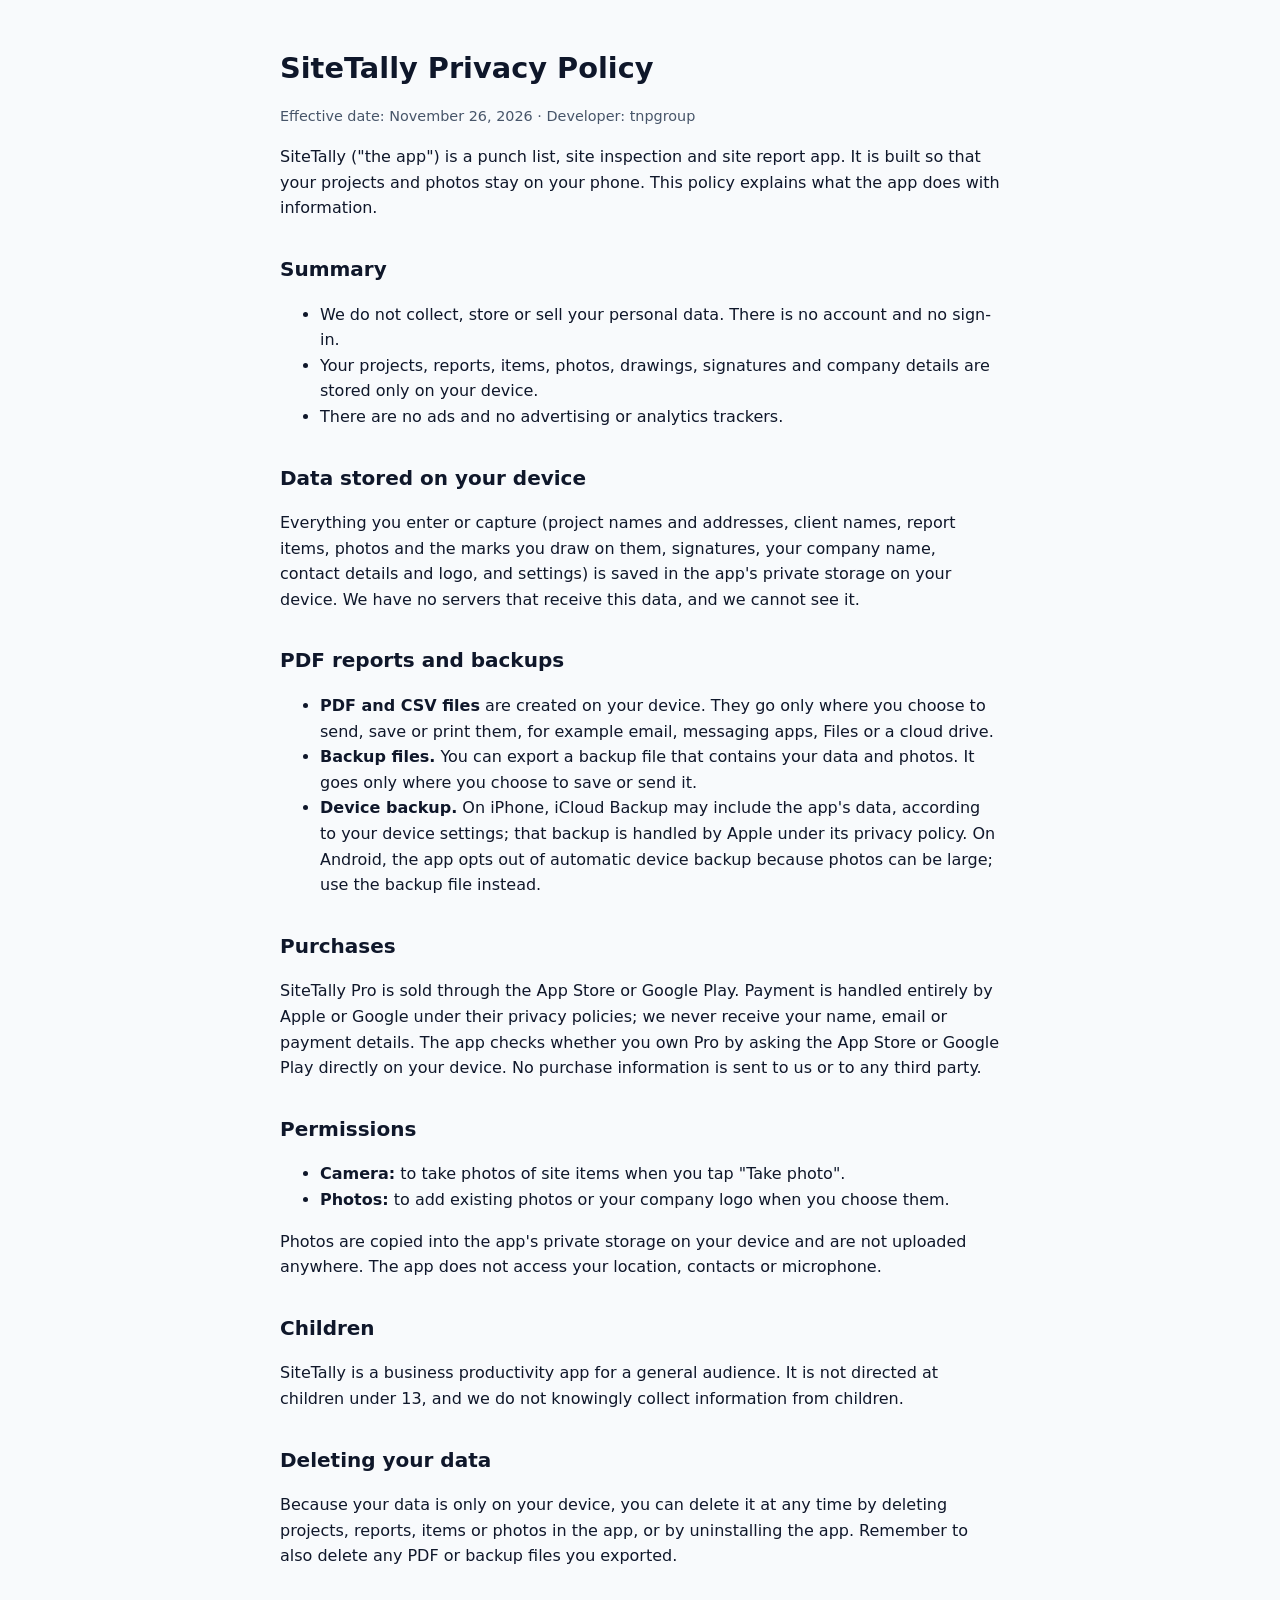
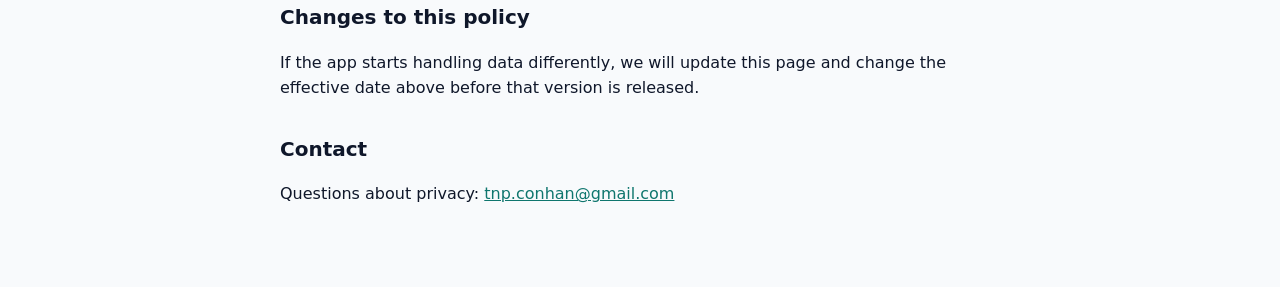
<file: sitetally/privacy.html>
<!doctype html>
<html lang="en">
<head>
<meta charset="utf-8">
<meta name="viewport" content="width=device-width, initial-scale=1">
<title>SiteTally Privacy Policy</title>
<link rel="stylesheet" href="../style.css">
</head>
<body>
<main>
<h1>SiteTally Privacy Policy</h1>
<p class="meta">Effective date: November 26, 2026 · Developer: tnpgroup</p>

<p>SiteTally ("the app") is a punch list, site inspection and site report app. It is built so that your projects and photos stay on your phone. This policy explains what the app does with information.</p>

<h2>Summary</h2>
<ul>
  <li>We do not collect, store or sell your personal data. There is no account and no sign-in.</li>
  <li>Your projects, reports, items, photos, drawings, signatures and company details are stored only on your device.</li>
  <li>There are no ads and no advertising or analytics trackers.</li>
</ul>

<h2>Data stored on your device</h2>
<p>Everything you enter or capture (project names and addresses, client names, report items, photos and the marks you draw on them, signatures, your company name, contact details and logo, and settings) is saved in the app's private storage on your device. We have no servers that receive this data, and we cannot see it.</p>

<h2>PDF reports and backups</h2>
<ul>
  <li><strong>PDF and CSV files</strong> are created on your device. They go only where you choose to send, save or print them, for example email, messaging apps, Files or a cloud drive.</li>
  <li><strong>Backup files.</strong> You can export a backup file that contains your data and photos. It goes only where you choose to save or send it.</li>
  <li><strong>Device backup.</strong> On iPhone, iCloud Backup may include the app's data, according to your device settings; that backup is handled by Apple under its privacy policy. On Android, the app opts out of automatic device backup because photos can be large; use the backup file instead.</li>
</ul>

<h2>Purchases</h2>
<p>SiteTally Pro is sold through the App Store or Google Play. Payment is handled entirely by Apple or Google under their privacy policies; we never receive your name, email or payment details. The app checks whether you own Pro by asking the App Store or Google Play directly on your device. No purchase information is sent to us or to any third party.</p>

<h2>Permissions</h2>
<ul>
  <li><strong>Camera:</strong> to take photos of site items when you tap "Take photo".</li>
  <li><strong>Photos:</strong> to add existing photos or your company logo when you choose them.</li>
</ul>
<p>Photos are copied into the app's private storage on your device and are not uploaded anywhere. The app does not access your location, contacts or microphone.</p>

<h2>Children</h2>
<p>SiteTally is a business productivity app for a general audience. It is not directed at children under 13, and we do not knowingly collect information from children.</p>

<h2>Deleting your data</h2>
<p>Because your data is only on your device, you can delete it at any time by deleting projects, reports, items or photos in the app, or by uninstalling the app. Remember to also delete any PDF or backup files you exported.</p>

<h2>Changes to this policy</h2>
<p>If the app starts handling data differently, we will update this page and change the effective date above before that version is released.</p>

<h2>Contact</h2>
<p>Questions about privacy: <a href="mailto:tnp.conhan@gmail.com">tnp.conhan@gmail.com</a></p>
</main>
</body>
</html>
</file>
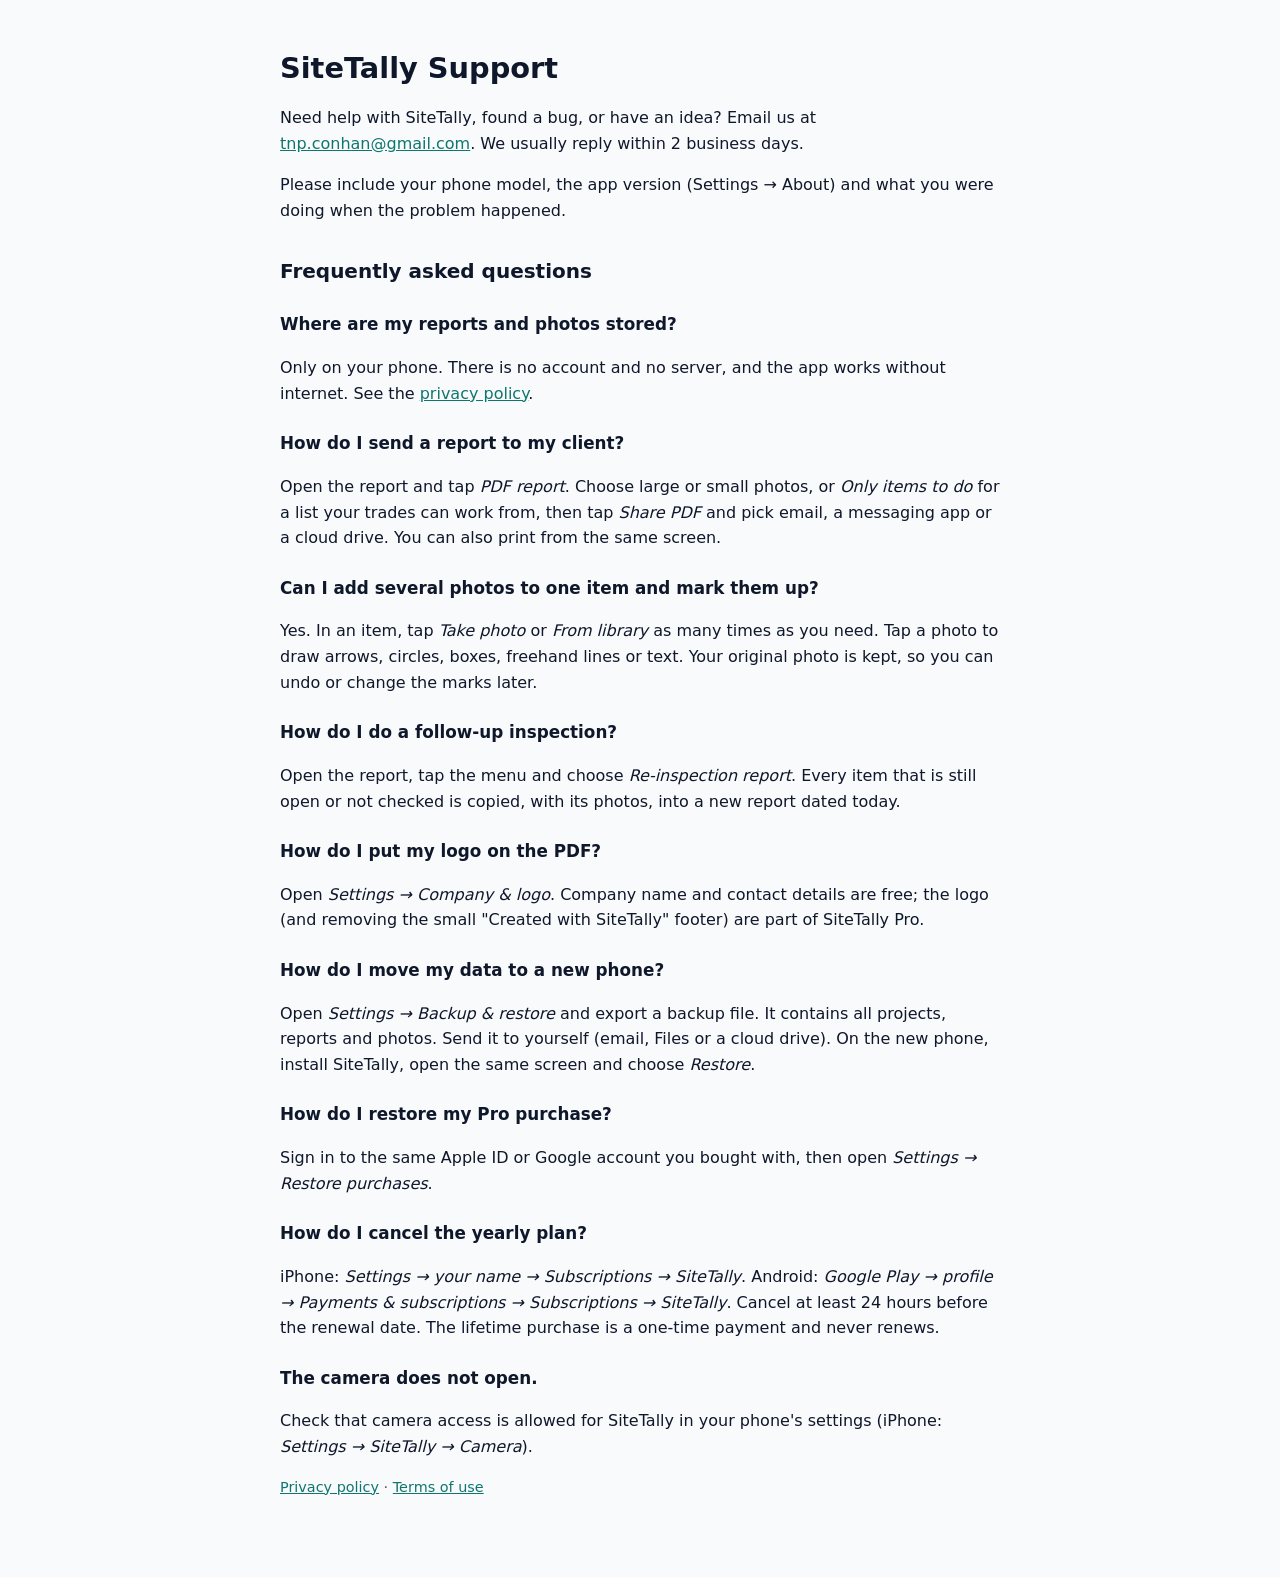
<file: sitetally/support.html>
<!doctype html>
<html lang="en">
<head>
<meta charset="utf-8">
<meta name="viewport" content="width=device-width, initial-scale=1">
<title>SiteTally Support</title>
<link rel="stylesheet" href="../style.css">
</head>
<body>
<main>
<h1>SiteTally Support</h1>
<p>Need help with SiteTally, found a bug, or have an idea? Email us at <a href="mailto:tnp.conhan@gmail.com?subject=SiteTally">tnp.conhan@gmail.com</a>. We usually reply within 2 business days.</p>
<p>Please include your phone model, the app version (Settings → About) and what you were doing when the problem happened.</p>

<h2>Frequently asked questions</h2>

<h3>Where are my reports and photos stored?</h3>
<p>Only on your phone. There is no account and no server, and the app works without internet. See the <a href="privacy.html">privacy policy</a>.</p>

<h3>How do I send a report to my client?</h3>
<p>Open the report and tap <em>PDF report</em>. Choose large or small photos, or <em>Only items to do</em> for a list your trades can work from, then tap <em>Share PDF</em> and pick email, a messaging app or a cloud drive. You can also print from the same screen.</p>

<h3>Can I add several photos to one item and mark them up?</h3>
<p>Yes. In an item, tap <em>Take photo</em> or <em>From library</em> as many times as you need. Tap a photo to draw arrows, circles, boxes, freehand lines or text. Your original photo is kept, so you can undo or change the marks later.</p>

<h3>How do I do a follow-up inspection?</h3>
<p>Open the report, tap the menu and choose <em>Re-inspection report</em>. Every item that is still open or not checked is copied, with its photos, into a new report dated today.</p>

<h3>How do I put my logo on the PDF?</h3>
<p>Open <em>Settings → Company &amp; logo</em>. Company name and contact details are free; the logo (and removing the small "Created with SiteTally" footer) are part of SiteTally Pro.</p>

<h3>How do I move my data to a new phone?</h3>
<p>Open <em>Settings → Backup &amp; restore</em> and export a backup file. It contains all projects, reports and photos. Send it to yourself (email, Files or a cloud drive). On the new phone, install SiteTally, open the same screen and choose <em>Restore</em>.</p>

<h3>How do I restore my Pro purchase?</h3>
<p>Sign in to the same Apple ID or Google account you bought with, then open <em>Settings → Restore purchases</em>.</p>

<h3>How do I cancel the yearly plan?</h3>
<p>iPhone: <em>Settings → your name → Subscriptions → SiteTally</em>. Android: <em>Google Play → profile → Payments &amp; subscriptions → Subscriptions → SiteTally</em>. Cancel at least 24 hours before the renewal date. The lifetime purchase is a one-time payment and never renews.</p>

<h3>The camera does not open.</h3>
<p>Check that camera access is allowed for SiteTally in your phone's settings (iPhone: <em>Settings → SiteTally → Camera</em>).</p>

<p class="meta"><a href="privacy.html">Privacy policy</a> · <a href="https://www.apple.com/legal/internet-services/itunes/dev/stdeula/">Terms of use</a></p>
</main>
</body>
</html>
</file>
<file: style.css>
:root { --bg: #f8fafc; --fg: #0f172a; --muted: #475569; --link: #0f766e; }
@media (prefers-color-scheme: dark) { :root { --bg: #0b1220; --fg: #e2e8f0; --muted: #94a3b8; --link: #5eead4; } }
body { margin: 0; background: var(--bg); color: var(--fg); font: 16px/1.6 system-ui, -apple-system, "Segoe UI", Roboto, sans-serif; }
main { max-width: 720px; margin: 0 auto; padding: 32px 16px 64px; }
h1 { font-size: 1.8rem; line-height: 1.2; }
h2 { margin-top: 2rem; font-size: 1.25rem; }
h3 { margin-top: 1.5rem; font-size: 1.05rem; }
a { color: var(--link); }
.meta { color: var(--muted); font-size: .9rem; }
</file>
